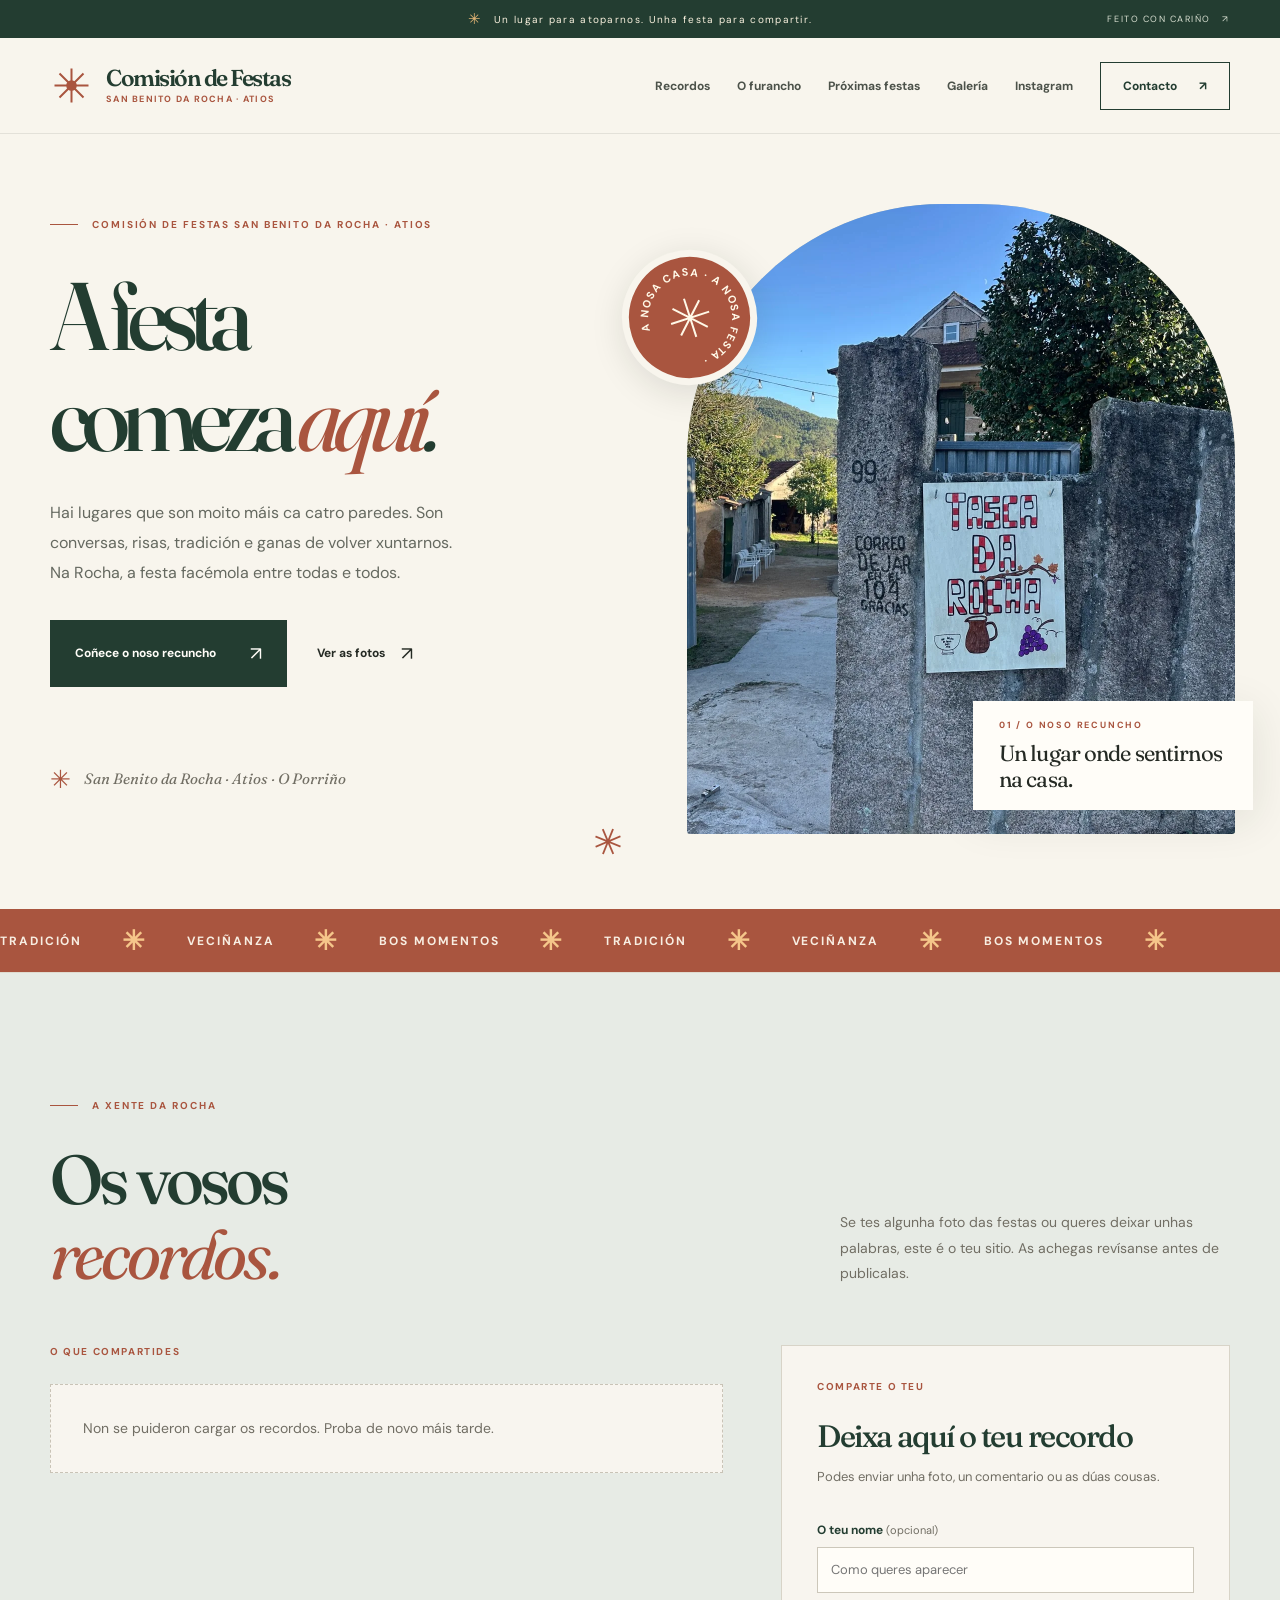
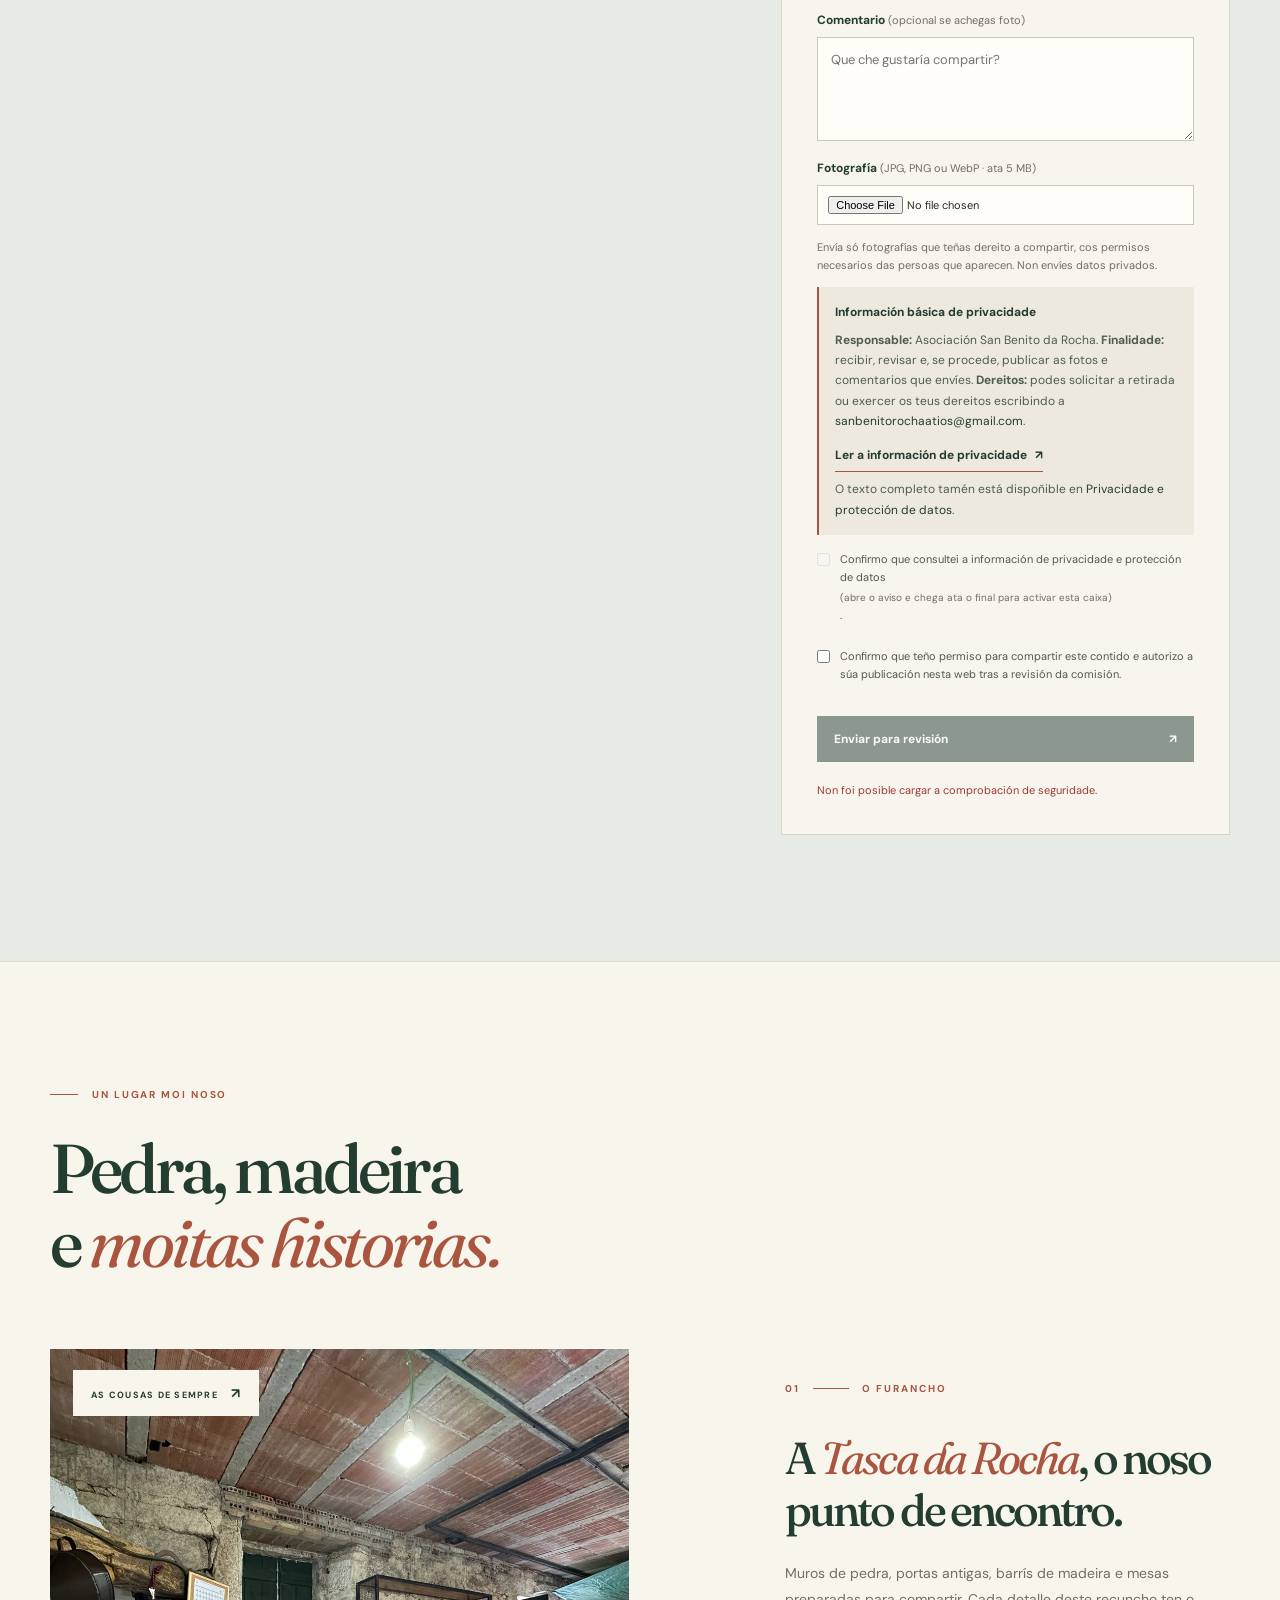
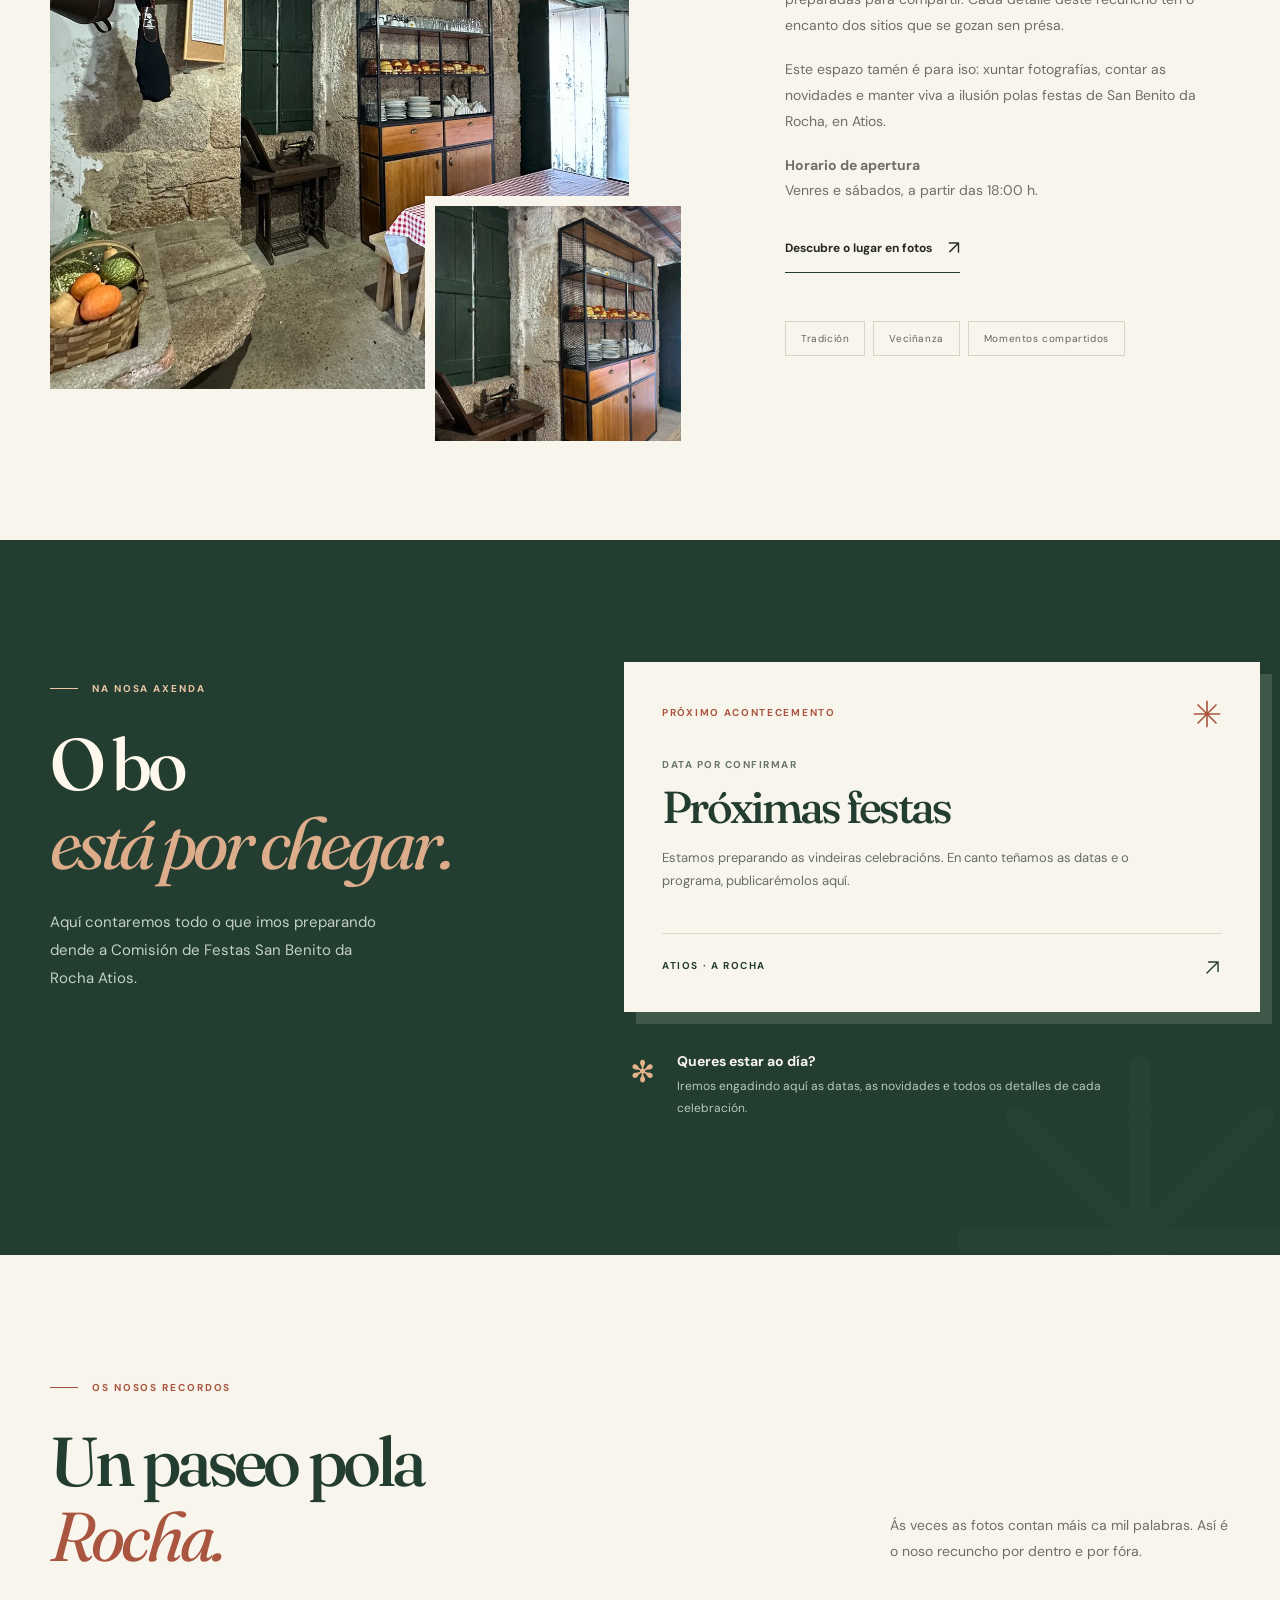
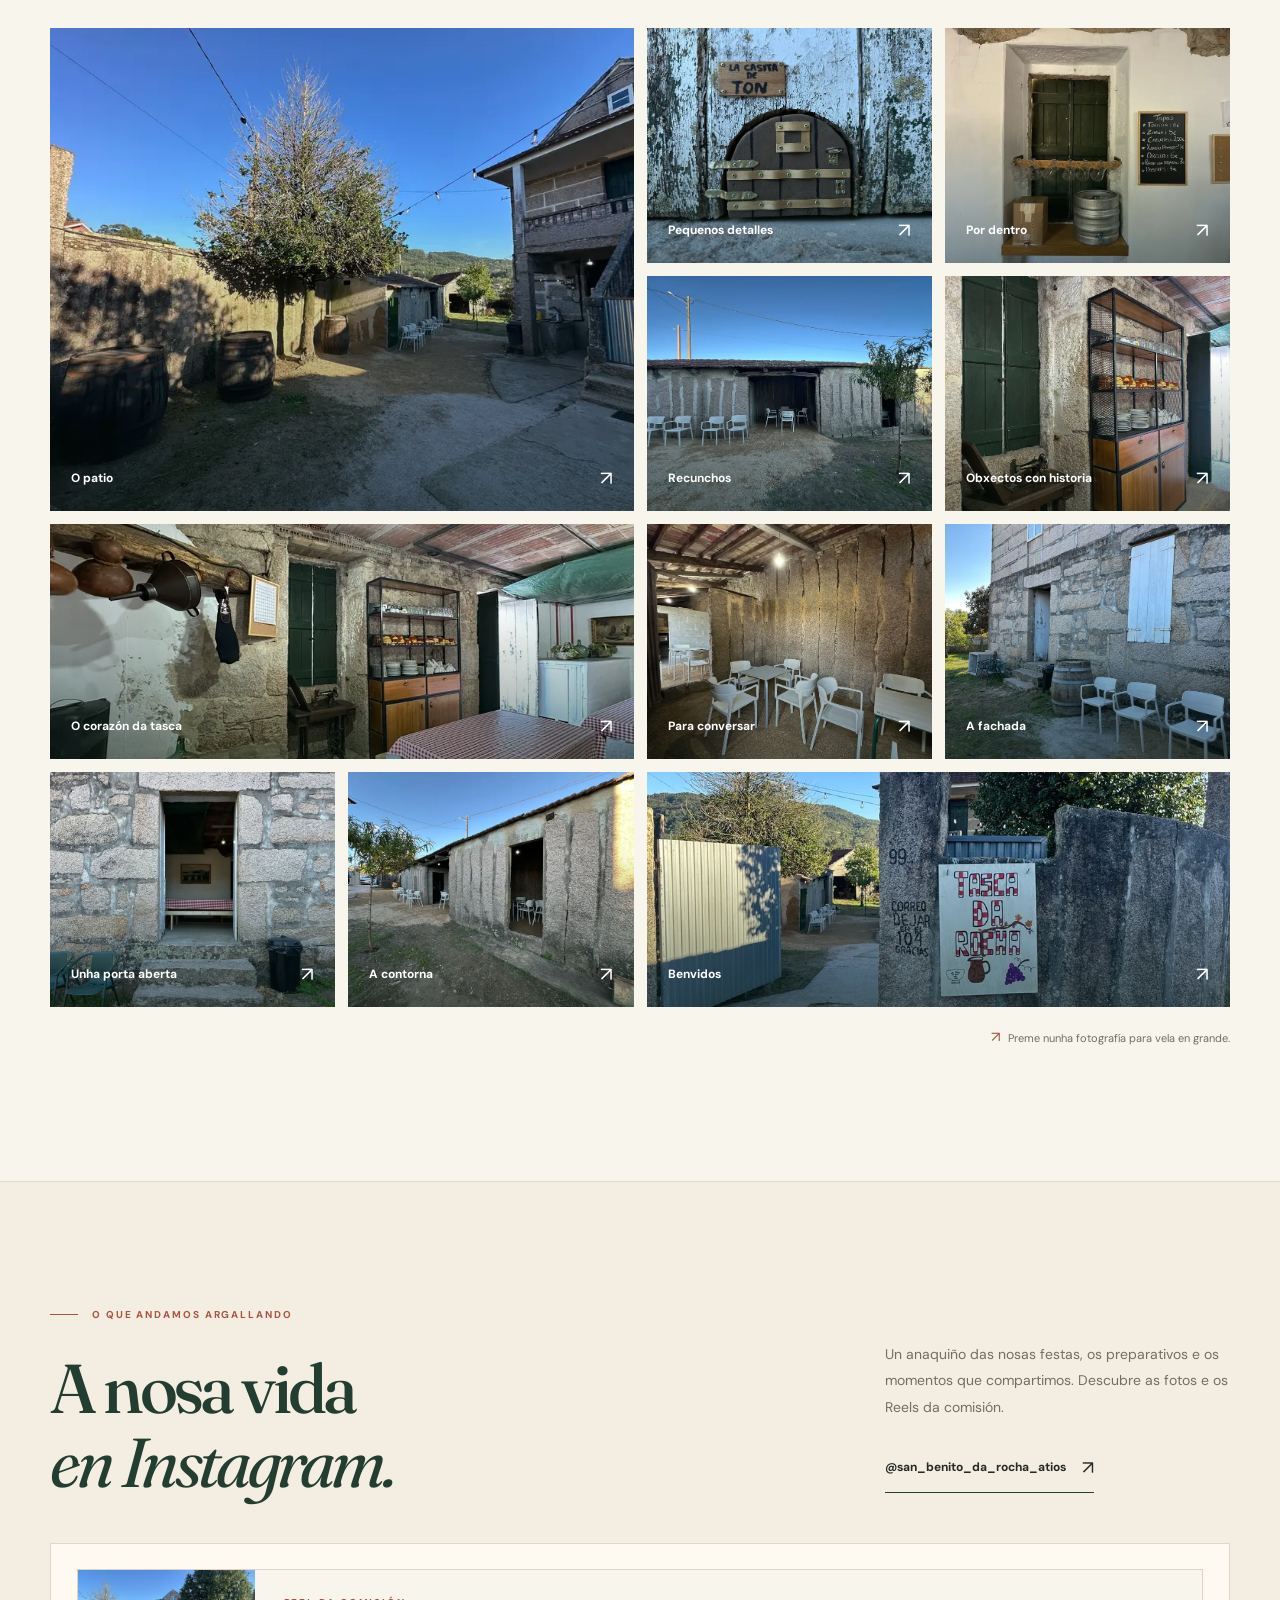
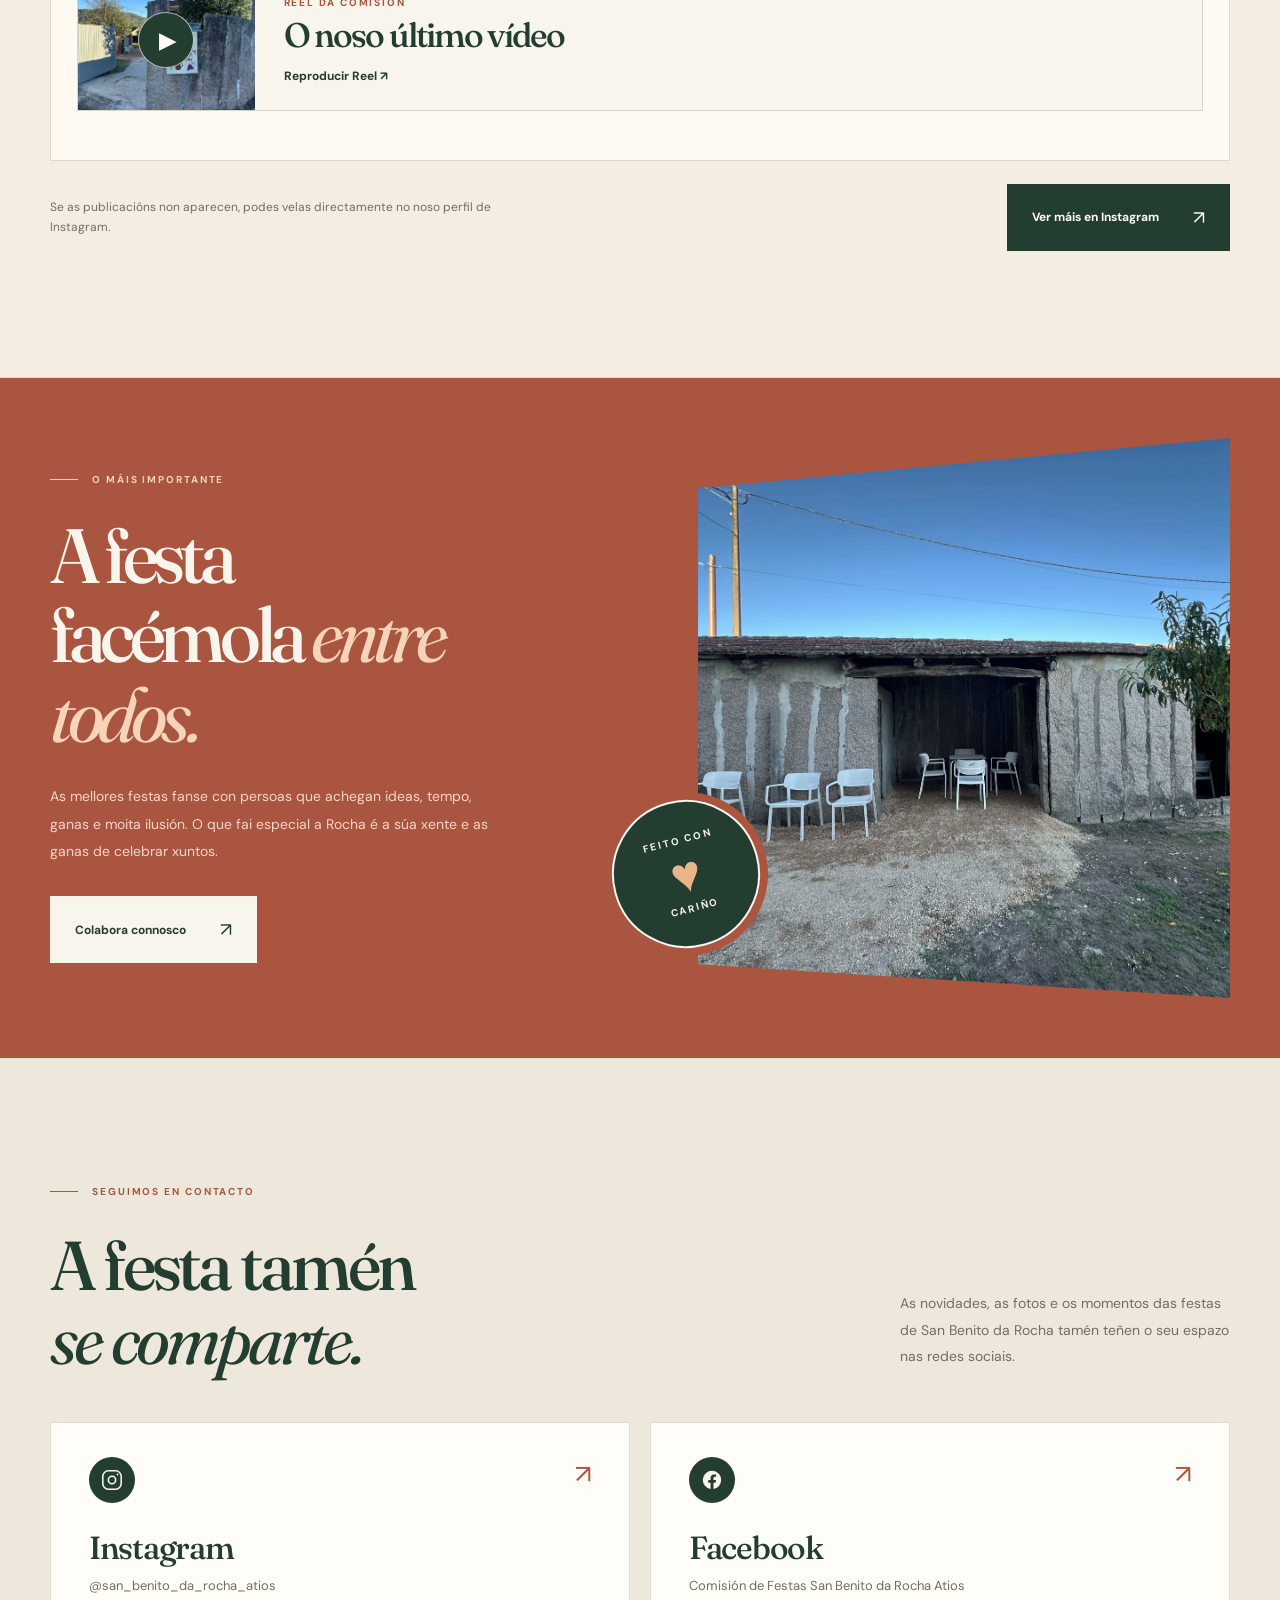
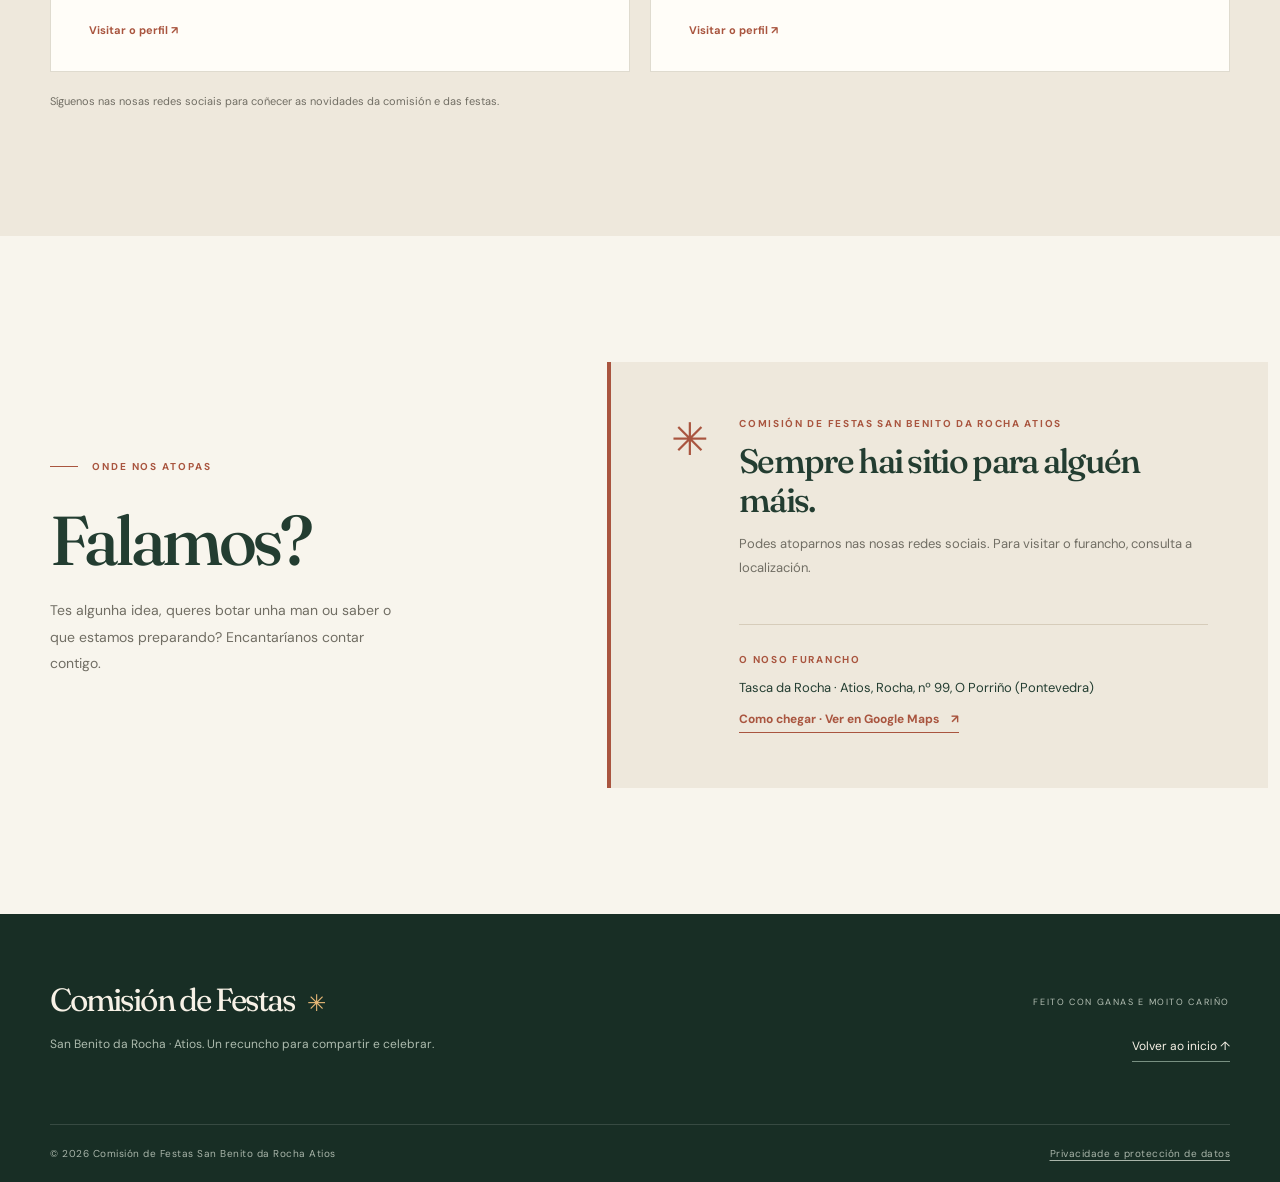
<file: index.html>
<!DOCTYPE html>
<html lang="gl">
<head>
  <meta charset="UTF-8" />
  <meta name="viewport" content="width=device-width, initial-scale=1.0" />
  <meta name="theme-color" content="#233b30" />
  <meta name="description" content="Web da Comisión de Festas San Benito da Rocha Atios. Coñece a Tasca da Rocha, o noso furancho na Rocha nº 99, e todas as novidades das festas." />
  <title>Comisión de Festas San Benito da Rocha Atios · Tasca da Rocha</title>
  <link rel="icon" href="assets/favicon.svg" type="image/svg+xml" />
  <link rel="preconnect" href="https://fonts.googleapis.com" />
  <link rel="preconnect" href="https://fonts.gstatic.com" crossorigin />
  <link href="https://fonts.googleapis.com/css2?family=DM+Sans:wght@400;500;600;700&family=Fraunces:ital,opsz,wght,SOFT,WONK@0,9..144,400,0,0;0,9..144,500,0,0;0,9..144,600,0,0;1,9..144,400,0,0;1,9..144,500,0,0&display=swap" rel="stylesheet" />
  <link rel="preload" href="assets/img_8034.webp" as="image" />
  <link rel="stylesheet" href="styles.css" />
  <link rel="stylesheet" href="recordos.css" />
  <script defer src="config.js"></script>
  <script defer src="script.js"></script>
  <script defer src="recordos-config.js"></script>
  <script defer src="recordos.js"></script>
  <style>

/* Reel discreto, integrado co deseño orixinal */
.reel-preview{width:100%;display:flex;align-items:stretch;min-height:142px;margin:0 0 23px;padding:0;background:#f8f5ed;border:1px solid #ddd4c5;color:#233d31;text-align:left;overflow:hidden;transition:border-color .2s,background .2s}
.reel-preview:hover{border-color:#a9553f;background:#fffdf8}
.reel-preview:focus-visible{outline:3px solid #a9553f;outline-offset:3px}
.reel-preview-photo{position:relative;flex:0 0 177px;overflow:hidden;max-width:40%}
.reel-preview-photo img{display:block;width:100%;height:100%;object-fit:cover}
.reel-preview-play{position:absolute;top:50%;left:50%;transform:translate(-50%,-50%);display:grid;place-items:center;width:56px;height:56px;background:#233d31;color:#fffdf8;border:1px solid #fffdf8a6;border-radius:50%;font-size:23px;padding-left:3px}
.reel-preview-copy{display:flex;flex-direction:column;justify-content:center;gap:7px;min-width:0;padding:23px 29px}
.reel-preview-kicker{color:#a9553f;font-size:10px;font-weight:700;letter-spacing:.18em;text-transform:uppercase}
.reel-preview-title{font-family:var(--display,Georgia,serif);font-size:clamp(22px,2.8vw,34px);font-weight:500;letter-spacing:-.055em;line-height:1.13}
.reel-preview-action{font-size:12px;font-weight:700;margin-top:6px}
.reel-dialog{width:min(470px,94vw);max-height:94vh;padding:20px;background:#f8f5ed;color:#233d31;border:1px solid #ddd4c5;box-shadow:0 25px 75px #0006}
.reel-dialog::backdrop{background:rgba(15,31,24,.88)}
.reel-dialog-top{display:flex;justify-content:space-between;align-items:center;gap:16px;margin-bottom:14px}
.reel-dialog-top strong{font-family:var(--display,Georgia,serif);font-size:22px;font-weight:500}
.reel-dialog-close{border:1px solid #d7d0c3;background:transparent;padding:8px 11px;color:#233d31;font-size:12px}
.reel-dialog iframe{display:block;width:100%;height:min(69vh,610px);background:#fff;border:0}
.reel-dialog-link{display:block;text-align:center;text-decoration:underline;text-underline-offset:4px;font-size:12px;margin-top:13px}
@media(max-width:500px){.reel-preview{min-height:117px}.reel-preview-photo{flex-basis:122px}.reel-preview-copy{padding:14px 16px;gap:5px}.reel-preview-play{width:44px;height:44px;font-size:18px}.reel-preview-title{font-size:22px}.reel-preview-action{font-size:11px}.reel-dialog{padding:13px}}

/* Símbolos decorativos: SVG estable en Safari/iPhone, sen emojis */
.event-sun svg, .updates-line-art svg, .event-card-footer > span:last-child svg {
  display: inline-block;
  width: 1em;
  height: 1em;
  vertical-align: middle;
}
.updates-line-art svg { display: block; }
@media (max-width: 700px) {
  .updates-line-art { display: none; }
}
  </style>
</head>
<body>
  <a class="skip-link" href="#contenido">Ir ao contido</a>
  <div class="topline" aria-label="Mensaxe de benvida">
    <span class="topline-spark" aria-hidden="true">&#x2733;&#xFE0E;</span>
    <span>Un lugar para atoparnos. Unha festa para compartir.</span>
    <span class="topline-right">FEITO CON CARIÑO <span aria-hidden="true">&#x2197;&#xFE0E;</span></span>
  </div>

  <header class="site-header" id="inicio">
    <nav class="nav container" aria-label="Navegación principal">
      <a class="logo" href="#inicio" aria-label="Comisión de Festas San Benito da Rocha Atios, ir ao inicio">
        <span class="logo-icon" aria-hidden="true">
          <svg width="43" height="43" viewBox="0 0 43 43" fill="none" xmlns="http://www.w3.org/2000/svg"><path d="M21.5 4.5v34M4.5 21.5h34M9.5 9.5l24 24m0-24-24 24" stroke="currentColor" stroke-width="2"/><circle cx="21.5" cy="21.5" r="5.3" fill="currentColor"/></svg>
        </span>
        <span class="logo-copy"><strong data-edit="nombreComision">Comisión de Festas</strong><small data-edit="nombreLugar">San Benito da Rocha · Atios</small></span>
      </a>
      <button class="menu-toggle" type="button" aria-label="Abrir o menú" aria-expanded="false" aria-controls="main-menu"><span></span><span></span></button>
      <div class="nav-links" id="main-menu">
        <a href="#recordos">Recordos</a>
        <a href="#la-tasca">O furancho</a>
        <a href="#novedades">Próximas festas</a>
        <a href="#galeria">Galería</a>
        <a href="#instagram-actualidade">Instagram</a>
        <a class="nav-button" href="#contacto">Contacto <span aria-hidden="true">&#x2197;&#xFE0E;</span></a>
      </div>
    </nav>
  </header>

  <main id="contenido">
    <section class="hero container" aria-labelledby="hero-title">
      <div class="hero-copy">
        <p class="eyebrow"><span class="eyebrow-line"></span> COMISIÓN DE FESTAS SAN BENITO DA ROCHA · ATIOS</p>
        <h1 id="hero-title">A festa<br>comeza <em>aquí<span class="hero-dot">.</span></em></h1>
        <p class="hero-lead">Hai lugares que son moito máis ca catro paredes. Son conversas, risas, tradición e ganas de volver xuntarnos. Na Rocha, a festa facémola entre todas e todos.</p>
        <div class="hero-actions">
          <a class="button button-dark" href="#la-tasca">Coñece o noso recuncho <span aria-hidden="true">&#x2197;&#xFE0E;</span></a>
          <a class="text-link" href="#galeria">Ver as fotos <span aria-hidden="true">&#x2197;&#xFE0E;</span></a>
        </div>
        <div class="hero-footnote"><span class="tiny-flower" aria-hidden="true">&#x2733;&#xFE0E;</span><span>San Benito da Rocha · Atios · O Porriño</span></div>
      </div>
      <div class="hero-visual">
        <div class="hero-photo-wrap"><img class="hero-photo" src="assets/img_8034.webp" alt="Entrada á Tasca da Rocha co seu cartel pintado a man no muro de pedra" width="1680" height="1260" fetchpriority="high" /></div>
        <div class="hero-circle" aria-hidden="true"><svg viewBox="0 0 120 120"><defs><path id="around" d="M60,60 m-42,0 a42,42 0 1,1 84,0 a42,42 0 1,1 -84,0"/></defs><text><textPath href="#around">A NOSA CASA · A NOSA FESTA · </textPath></text><path d="M60 40v40M40 60h40M46 46l28 28m0-28L46 74" stroke="currentColor" stroke-width="2" /></svg></div>
        <div class="hero-caption"><span class="caption-index">01 / O NOSO RECUNCHO</span><span>Un lugar onde sentirnos na casa.</span></div>
      </div>
      <span class="hero-edge-spark" aria-hidden="true">&#x2733;&#xFE0E;</span>
    </section>

    <div class="ribbon" aria-hidden="true"><div class="ribbon-track"><span>TRADICIÓN</span><i>&#x2733;&#xFE0E;</i><span>VECIÑANZA</span><i>&#x2733;&#xFE0E;</i><span>BOS MOMENTOS</span><i>&#x2733;&#xFE0E;</i><span>TRADICIÓN</span><i>&#x2733;&#xFE0E;</i><span>VECIÑANZA</span><i>&#x2733;&#xFE0E;</i><span>BOS MOMENTOS</span><i>&#x2733;&#xFE0E;</i></div></div>


    <!-- Espazo de recordos da veciñanza; público só despois de revisión -->
    <section class="recordos-section section" id="recordos" aria-labelledby="recordos-title">
      <div class="container">
        <div class="recordos-heading">
          <div>
            <p class="eyebrow"><span class="eyebrow-line"></span> A XENTE DA ROCHA</p>
            <h2 id="recordos-title">Os vosos<br><em>recordos.</em></h2>
          </div>
          <p>Se tes algunha foto das festas ou queres deixar unhas palabras, este é o teu sitio. As achegas revísanse antes de publicalas.</p>
        </div>
        <div class="recordos-layout">
          <div class="recordos-wall" aria-live="polite">
            <p class="recordos-section-label">O QUE COMPARTIDES</p>
            <div class="recordos-grid" id="recordos-grid"></div>
            <p class="recordos-status" id="recordos-list-status">Aínda non hai recordos publicados.</p>
          </div>
          <div class="recordos-form-wrap">
            <p class="recordos-section-label">COMPARTE O TEU</p>
            <h3>Deixa aquí o teu recordo</h3>
            <p>Podes enviar unha foto, un comentario ou as dúas cousas.</p>
            <form id="recordos-form" enctype="multipart/form-data" novalidate>
              <label for="recordos-nome">O teu nome <span>(opcional)</span></label>
              <input id="recordos-nome" name="nome" type="text" autocomplete="name" maxlength="55" placeholder="Como queres aparecer" />
              <label for="recordos-comentario">Comentario <span>(opcional se achegas foto)</span></label>
              <textarea id="recordos-comentario" name="comentario" rows="4" maxlength="400" placeholder="Que che gustaría compartir?"></textarea>
              <label for="recordos-foto">Fotografía <span>(JPG, PNG ou WebP · ata 5 MB)</span></label>
              <input id="recordos-foto" name="foto" type="file" accept="image/jpeg,image/png,image/webp" />
              <p class="recordos-privacy">Envía só fotografías que teñas dereito a compartir, cos permisos necesarios das persoas que aparecen. Non envíes datos privados.</p>
              <div class="recordos-privacy-info" aria-label="Información básica de privacidade">
                <strong>Información básica de privacidade</strong>
                <p><strong>Responsable:</strong> Asociación San Benito da Rocha. <strong>Finalidade:</strong> recibir, revisar e, se procede, publicar as fotos e comentarios que envíes. <strong>Dereitos:</strong> podes solicitar a retirada ou exercer os teus dereitos escribindo a <a href="mailto:sanbenitorochaatios@gmail.com">sanbenitorochaatios@gmail.com</a>.</p>
                <button type="button" class="recordos-privacy-open" id="recordos-privacy-open">Ler a información de privacidade <span aria-hidden="true">↗︎</span></button>
                <p>O texto completo tamén está dispoñible en <a href="privacidade.html" target="_blank" rel="noopener noreferrer">Privacidade e protección de datos</a>.</p>
              </div>
              <label class="recordos-consent recordos-consent-privacy">
                <input id="recordos-privacidade-confirm" name="privacidade_confirmada" type="checkbox" required disabled />
                <span>Confirmo que consultei a información de privacidade e protección de datos <span class="recordos-privacy-hint">(abre o aviso e chega ata o final para activar esta caixa)</span>.</span>
              </label>
              <label class="recordos-consent"><input id="recordos-consentimento" name="consentimento" type="checkbox" required /><span>Confirmo que teño permiso para compartir este contido e autorizo a súa publicación nesta web tras a revisión da comisión.</span></label>
              <div id="recordos-turnstile"></div>
              <button type="submit" class="recordos-submit" id="recordos-enviar" disabled>Enviar para revisión <span aria-hidden="true">&#x2197;&#xFE0E;</span></button>
              <p class="recordos-feedback" id="recordos-feedback" role="status" aria-live="polite">A recepción de recordos activarase cando a comisión conecte o formulario.</p>
            </form>
          </div>
        </div>
      </div>
    </section>

    <section class="story section container" id="la-tasca" aria-labelledby="story-title">
      <div class="section-heading story-heading reveal">
        <p class="eyebrow"><span class="eyebrow-line"></span> UN LUGAR MOI NOSO</p>
        <h2 id="story-title">Pedra, madeira<br>e <em>moitas historias.</em></h2>
      </div>
      <div class="story-layout">
        <div class="story-images reveal">
          <img class="story-image-primary" src="assets/img_8018.webp" alt="Interior do furancho con paredes de pedra, mesas e manteis de cadros vermellos" width="1680" height="1260" loading="lazy" />
          <div class="story-image-secondary"><img src="assets/img_8020-sm.webp" alt="Máquina de coser antiga e louza sobre un moble rústico" width="820" height="615" loading="lazy" /></div>
          <span class="story-picture-label">AS COUSAS DE SEMPRE <span aria-hidden="true">&#x2197;&#xFE0E;</span></span>
        </div>
        <div class="story-text reveal">
          <div class="story-number">01 <span></span> O FURANCHO</div>
          <h3>A <em>Tasca da Rocha</em>, o noso punto de encontro.</h3>
          <p>Muros de pedra, portas antigas, barrís de madeira e mesas preparadas para compartir. Cada detalle deste recuncho ten o encanto dos sitios que se gozan sen présa.</p>
          <p>Este espazo tamén é para iso: xuntar fotografías, contar as novidades e manter viva a ilusión polas festas de San Benito da Rocha, en Atios.</p>
          <p><strong>Horario de apertura</strong><br>Venres e sábados, a partir das 18:00 h.</p>
          <a class="text-link text-link-line" href="#galeria">Descubre o lugar en fotos <span aria-hidden="true">&#x2197;&#xFE0E;</span></a>
          <div class="story-tags"><span>Tradición</span><span>Veciñanza</span><span>Momentos compartidos</span></div>
        </div>
      </div>
    </section>

    <section class="updates" id="novedades" aria-labelledby="updates-title">
      <div class="container updates-inner">
        <div class="updates-heading reveal"><p class="eyebrow eyebrow-light"><span class="eyebrow-line"></span> NA NOSA AXENDA</p><h2 id="updates-title">O bo<br><em>está por chegar.</em></h2><p>Aquí contaremos todo o que imos preparando dende a Comisión de Festas San Benito da Rocha Atios.</p></div>
        <div class="updates-content reveal">
          <div class="event-card">
            <div class="event-card-top"><span class="event-label">PRÓXIMO ACONTECEMENTO</span><span class="event-sun" aria-hidden="true"><svg viewBox="0 0 100 100" width="1em" height="1em" fill="none" xmlns="http://www.w3.org/2000/svg" focusable="false" aria-hidden="true"><path d="M50 8V92M8 50H92M20 20L80 80M80 20L20 80" stroke="currentColor" stroke-width="5.5" stroke-linecap="round" /></svg></span></div>
            <span class="event-date" id="event-date">DATA POR CONFIRMAR</span>
            <h3 id="event-name">Próximas festas</h3>
            <p id="event-description">Estamos preparando as vindeiras celebracións. En canto teñamos as datas e o programa, publicarémolos aquí.</p>
            <div class="event-card-footer"><span id="event-place">ATIOS · A ROCHA</span><span aria-hidden="true"><svg viewBox="0 0 24 24" width="1em" height="1em" fill="none" xmlns="http://www.w3.org/2000/svg" focusable="false" aria-hidden="true"><path d="M5 19L19 5M7 5H19V17" stroke="currentColor" stroke-width="1.8" stroke-linecap="round" stroke-linejoin="round" /></svg></span></div>
          </div>
          <div class="updates-note"><span class="updates-note-icon" aria-hidden="true">&#x273B;&#xFE0E;</span><div><strong>Queres estar ao día?</strong><p>Iremos engadindo aquí as datas, as novidades e todos os detalles de cada celebración.</p></div></div>
        </div>
      </div>
      <div class="updates-line-art" aria-hidden="true"><svg viewBox="0 0 100 100" width="1em" height="1em" fill="none" xmlns="http://www.w3.org/2000/svg" focusable="false" aria-hidden="true"><path d="M50 8V92M8 50H92M20 20L80 80M80 20L20 80" stroke="currentColor" stroke-width="5.5" stroke-linecap="round" /></svg></div>
    </section>

    <section class="gallery-section section" id="galeria" aria-labelledby="gallery-title">
      <div class="container">
        <div class="gallery-heading reveal"><div><p class="eyebrow"><span class="eyebrow-line"></span> OS NOSOS RECORDOS</p><h2 id="gallery-title">Un paseo pola<br><em>Rocha.</em></h2></div><p>Ás veces as fotos contan máis ca mil palabras. Así é o noso recuncho por dentro e por fóra.</p></div>
        <div class="gallery-grid" id="gallery-grid">
          <button type="button" class="gallery-photo gallery-big reveal" data-full="assets/img_8024.webp" data-caption="O patio da tasca" aria-label="Ampliar foto: O patio da tasca"><img src="assets/img_8024-sm.webp" alt="Patio exterior de pedra, barrís e árbores baixo un ceo azul" loading="lazy" /><span>O patio <b>&#x2197;&#xFE0E;</b></span></button>
          <button type="button" class="gallery-photo reveal" data-full="assets/img_8016.webp" data-caption="A casiña de Ton" aria-label="Ampliar foto: A casiña de Ton"><img src="assets/img_8016-sm.webp" alt="Portiña de madeira cun cartel que di La Casita de Ton" loading="lazy" /><span>Pequenos detalles <b>&#x2197;&#xFE0E;</b></span></button>
          <button type="button" class="gallery-photo reveal" data-full="assets/img_8022.webp" data-caption="Detalles do interior" aria-label="Ampliar foto: Detalles do interior"><img src="assets/img_8022-sm.webp" alt="Ventá verde, xerras colgadas e encerado das tapas" loading="lazy" /><span>Por dentro <b>&#x2197;&#xFE0E;</b></span></button>
          <button type="button" class="gallery-photo reveal" data-full="assets/img_8014.webp" data-caption="Recunchos para xuntarse" aria-label="Ampliar foto: Recunchos para xuntarse"><img src="assets/img_8014-sm.webp" alt="Alpendre de pedra con mesas e cadeiras brancas" loading="lazy" /><span>Recunchos <b>&#x2197;&#xFE0E;</b></span></button>
          <button type="button" class="gallery-photo reveal" data-full="assets/img_8020.webp" data-caption="Obxectos con historia" aria-label="Ampliar foto: Obxectos con historia"><img src="assets/img_8020-sm.webp" alt="Moble de madeira e ferro con pratos e unha antiga máquina de coser" loading="lazy" /><span>Obxectos con historia <b>&#x2197;&#xFE0E;</b></span></button>
          <button type="button" class="gallery-photo gallery-wide reveal" data-full="assets/img_8018.webp" data-caption="O corazón da tasca" aria-label="Ampliar foto: O corazón da tasca"><img src="assets/img_8018-sm.webp" alt="Mesas con manteis de cadros nunha sala de pedra" loading="lazy" /><span>O corazón da tasca <b>&#x2197;&#xFE0E;</b></span></button>
          <button type="button" class="gallery-photo reveal" data-full="assets/img_8027.webp" data-caption="Un espazo para conversar" aria-label="Ampliar foto: Un espazo para conversar"><img src="assets/img_8027-sm.webp" alt="Mesas e cadeiras brancas baixo un alpendre de pedra" loading="lazy" /><span>Para conversar <b>&#x2197;&#xFE0E;</b></span></button>
          <button type="button" class="gallery-photo reveal" data-full="assets/img_8010.webp" data-caption="A fachada" aria-label="Ampliar foto: A fachada"><img src="assets/img_8010-sm.webp" alt="Parede de pedra con portas claras, cadeiras e un barril" loading="lazy" /><span>A fachada <b>&#x2197;&#xFE0E;</b></span></button>
          <button type="button" class="gallery-photo reveal" data-full="assets/img_8011.webp" data-caption="Unha porta aberta" aria-label="Ampliar foto: Unha porta aberta"><img src="assets/img_8011-sm.webp" alt="Entrada aberta nunha fachada de pedra con chanzos" loading="lazy" /><span>Unha porta aberta <b>&#x2197;&#xFE0E;</b></span></button>
          <button type="button" class="gallery-photo reveal" data-full="assets/img_8026.webp" data-caption="Os espazos da tasca" aria-label="Ampliar foto: Os espazos da tasca"><img src="assets/img_8026-sm.webp" alt="Construción tradicional de pedra con varias entradas" loading="lazy" /><span>A contorna <b>&#x2197;&#xFE0E;</b></span></button>
          <button type="button" class="gallery-photo gallery-wide reveal" data-full="assets/img_8034.webp" data-caption="Benvidos á Tasca da Rocha" aria-label="Ampliar foto: Benvidos á Tasca da Rocha"><img src="assets/img_8034-sm.webp" alt="Cartel pintado a man que dá a benvida á Tasca da Rocha" loading="lazy" /><span>Benvidos <b>&#x2197;&#xFE0E;</b></span></button>
        </div>
        <p class="gallery-hint"><span aria-hidden="true">&#x2197;&#xFE0E;</span> Preme nunha fotografía para vela en grande.</p>
      </div>
    </section>

    <!-- Revukit: widget de Instagram da comisión, sen configuración da API de Meta. -->
    <section class="ig-section section" id="instagram-actualidade" aria-labelledby="ig-title">
      <div class="container">
        <div class="ig-heading reveal">
          <div>
            <p class="eyebrow"><span class="eyebrow-line"></span> O QUE ANDAMOS ARGALLANDO</p>
            <h2 id="ig-title">A nosa vida<br><em>en Instagram.</em></h2>
          </div>
          <div class="ig-intro">
            <p>Un anaquiño das nosas festas, os preparativos e os momentos que compartimos. Descubre as fotos e os Reels da comisión.</p>
            <a class="text-link text-link-line" href="https://www.instagram.com/san_benito_da_rocha_atios/" target="_blank" rel="noopener noreferrer">@san_benito_da_rocha_atios <span aria-hidden="true">&#x2197;&#xFE0E;</span></a>
          </div>
        </div>
        <div class="ig-widget-shell reveal" aria-label="Publicacións de Instagram da Comisión de Festas San Benito da Rocha Atios">
          
          <!-- Reel destacado: o vídeo carga só cando se abre a xanela -->
          <button class="reel-preview" type="button" id="reel-preview" aria-haspopup="dialog" aria-controls="reel-dialog">
            <span class="reel-preview-photo">
              <img src="assets/img_8034-sm.webp" alt="Entrada á Tasca da Rocha" loading="lazy" />
              <span class="reel-preview-play" aria-hidden="true">&#x25B6;&#xFE0E;</span>
            </span>
            <span class="reel-preview-copy">
              <span class="reel-preview-kicker">REEL DA COMISIÓN</span>
              <span class="reel-preview-title">O noso último vídeo</span>
              <span class="reel-preview-action">Reproducir Reel &#x2197;&#xFE0E;</span>
            </span>
          </button>
          <dialog class="reel-dialog" id="reel-dialog" aria-label="Reel da Comisión de Festas">
            <div class="reel-dialog-top"><strong>O noso Reel</strong><button class="reel-dialog-close" type="button" id="reel-close">Pechar ✕</button></div>
            <iframe id="reel-frame" title="Reel de Instagram da Comisión de Festas" allow="autoplay; encrypted-media; picture-in-picture; fullscreen" referrerpolicy="strict-origin-when-cross-origin"></iframe>
            <a class="reel-dialog-link" href="https://www.instagram.com/reel/Dey1Gb-I_So/" target="_blank" rel="noopener noreferrer">Ver o vídeo directamente en Instagram &#x2197;&#xFE0E;</a>
          </dialog>
          <script>
            (() => {
              const dialog = document.getElementById('reel-dialog');
              const frame = document.getElementById('reel-frame');
              const open = document.getElementById('reel-preview');
              const close = document.getElementById('reel-close');
              open.addEventListener('click', () => {
                frame.src = 'https://www.instagram.com/reel/Dey1Gb-I_So/embed/';
                dialog.showModal();
              });
              close.addEventListener('click', () => dialog.close());
              dialog.addEventListener('click', (event) => { if (event.target === dialog) dialog.close(); });
              dialog.addEventListener('close', () => frame.removeAttribute('src'));
            })();
          </script>
          <div data-revukit-instagram="igw_XMOTIfEHzBT5eSQPt7cWne_3tCoojCUG"></div>
          <script async src="https://www.revukit.com/widgets/instagram/v1/embed.js"></script>
          <noscript><p>Activa JavaScript para ver as publicacións aquí.</p></noscript>
        </div>
        <div class="ig-follow">
          <p>Se as publicacións non aparecen, podes velas directamente no noso perfil de Instagram.</p>
          <a class="button button-dark" href="https://www.instagram.com/san_benito_da_rocha_atios/" target="_blank" rel="noopener noreferrer">Ver máis en Instagram <span aria-hidden="true">&#x2197;&#xFE0E;</span></a>
        </div>
      </div>
    </section>

    <section class="community" aria-labelledby="community-title"><div class="container community-inner"><div class="community-copy reveal"><p class="eyebrow eyebrow-light"><span class="eyebrow-line"></span> O MÁIS IMPORTANTE</p><h2 id="community-title">A festa<br>facémola <em>entre todos.</em></h2><p>As mellores festas fanse con persoas que achegan ideas, tempo, ganas e moita ilusión. O que fai especial a Rocha é a súa xente e as ganas de celebrar xuntos.</p><a class="button button-cream" href="#contacto">Colabora connosco <span aria-hidden="true">&#x2197;&#xFE0E;</span></a></div><div class="community-art reveal"><div class="community-picture"><img src="assets/img_8014.webp" alt="Zona de encontro ao aire libre con cadeiras brancas" loading="lazy" /></div><div class="community-sticker"><span>FEITO CON</span><strong>&#x2665;&#xFE0E;</strong><span>CARIÑO</span></div></div></div></section>


    <section class="social-section section" id="redes" aria-labelledby="social-title">
      <div class="container social-inner">
        <div class="social-header reveal">
          <div><p class="eyebrow"><span class="eyebrow-line"></span> SEGUIMOS EN CONTACTO</p><h2 id="social-title">A festa tamén<br><em>se comparte.</em></h2></div>
          <p>As novidades, as fotos e os momentos das festas de San Benito da Rocha tamén teñen o seu espazo nas redes sociais.</p>
        </div>
        <div class="social-grid reveal">
          <a id="instagram-link" class="social-card" href="https://www.instagram.com/san_benito_da_rocha_atios/" target="_blank" rel="noopener noreferrer" aria-label="Visitar o Instagram da Comisión de Festas San Benito da Rocha Atios">
            <span class="social-card-top"><span class="social-icon" aria-hidden="true"><svg viewBox="0 0 24 24" fill="none" stroke="currentColor" stroke-width="1.7" stroke-linecap="round" stroke-linejoin="round"><rect x="2" y="2" width="20" height="20" rx="6"/><circle cx="12" cy="12" r="4"/><circle cx="18" cy="6" r="1" fill="currentColor" stroke="none"/></svg></span><span class="social-arrow" aria-hidden="true">&#x2197;&#xFE0E;</span></span>
            <strong>Instagram</strong><span id="instagram-description">@san_benito_da_rocha_atios</span>
            <small id="instagram-cta">Visitar o perfil &#x2197;&#xFE0E;</small>
          </a>
          <a id="facebook-link" class="social-card" href="https://www.facebook.com/profile.php?id=61595234168492&amp;locale=es_ES" target="_blank" rel="noopener noreferrer" aria-label="Visitar o Facebook da Comisión de Festas San Benito da Rocha Atios">
            <span class="social-card-top"><span class="social-icon" aria-hidden="true"><svg viewBox="0 0 24 24" fill="currentColor"><path d="M22 12a10 10 0 1 0-11.56 9.87v-7H7.9V12h2.54V9.8c0-2.5 1.5-3.88 3.77-3.88 1.1 0 2.26.2 2.26.2v2.47H15.2c-1.25 0-1.64.77-1.64 1.56V12h2.8l-.45 2.87h-2.35v7A10 10 0 0 0 22 12Z"/></svg></span><span class="social-arrow" aria-hidden="true">&#x2197;&#xFE0E;</span></span>
            <strong>Facebook</strong><span id="facebook-description">Comisión de Festas San Benito da Rocha Atios</span>
            <small id="facebook-cta">Visitar o perfil &#x2197;&#xFE0E;</small>
          </a>
        </div>
        <p class="social-disclaimer" id="social-disclaimer">Síguenos nas nosas redes sociais para coñecer as novidades da comisión e das festas.</p>
      </div>
    </section>

    <section class="contact section container" id="contacto" aria-labelledby="contact-title"><div class="contact-heading reveal"><p class="eyebrow"><span class="eyebrow-line"></span> ONDE NOS ATOPAS</p><h2 id="contact-title">Falamos?</h2><p>Tes algunha idea, queres botar unha man ou saber o que estamos preparando? Encantaríanos contar contigo.</p></div><div class="contact-panel reveal"><div class="contact-panel-icon" aria-hidden="true">&#x2733;&#xFE0E;</div><div class="contact-panel-main"><p class="contact-panel-kicker">COMISIÓN DE FESTAS SAN BENITO DA ROCHA ATIOS</p><h3>Sempre hai sitio para alguén máis.</h3><p id="contact-info">Podes atoparnos nas nosas redes sociais. Para visitar o furancho, consulta a localización.</p><div class="contact-links" id="contact-links" aria-label="Vías de contacto"></div><div class="location-block"><span class="location-kicker">O NOSO FURANCHO</span><address id="place-address">Tasca da Rocha · Atios, Rocha, nº 99<br>O Porriño (Pontevedra)</address><a id="maps-link" href="https://maps.app.goo.gl/mdEH8TKD1qxGoYyn6" target="_blank" rel="noopener noreferrer">Como chegar · Ver en Google Maps <span aria-hidden="true">&#x2197;&#xFE0E;</span></a></div></div></div></section>
  </main>

  <footer class="footer"><div class="container footer-main"><div><a class="footer-brand" href="#inicio">Comisión de Festas<span aria-hidden="true">&#x2733;&#xFE0E;</span></a><p>San Benito da Rocha · Atios. Un recuncho para compartir e celebrar.</p></div><div class="footer-side"><p>FEITO CON GANAS E MOITO CARIÑO</p><a href="#inicio">Volver ao inicio &#x2191;&#xFE0E;</a></div></div><div class="container footer-bottom"><span>© <span id="year">2026</span> Comisión de Festas San Benito da Rocha Atios</span><span><a href="privacidade.html" style="color:inherit;text-decoration:underline;text-underline-offset:3px">Privacidade e protección de datos</a></span></div></footer>


  <!-- Aviso completo de privacidade: cárgase dende privacidade.html, sen duplicar textos -->
  <dialog class="recordos-privacy-dialog" id="recordos-privacy-dialog" aria-labelledby="recordos-privacy-title">
    <div class="recordos-privacy-dialog-head">
      <div>
        <p class="recordos-dialog-eyebrow">INFORMACIÓN IMPORTANTE</p>
        <h2 id="recordos-privacy-title">Privacidade e protección de datos</h2>
      </div>
      <button type="button" class="recordos-privacy-close" id="recordos-privacy-close" aria-label="Pechar información de privacidade">×</button>
    </div>
    <div class="recordos-privacy-scroll" id="recordos-privacy-scroll" tabindex="0" role="region" aria-label="Texto completo de privacidade">
      <p>Cargando a información de privacidade…</p>
    </div>
    <div class="recordos-privacy-dialog-foot">
      <p id="recordos-privacy-progress" role="status" aria-live="polite">Le o aviso e desprázate ata o final.</p>
      <button type="button" class="recordos-privacy-done" id="recordos-privacy-done" disabled>Xa consultei a información</button>
    </div>
  </dialog>

  <div class="lightbox" id="lightbox" role="dialog" aria-modal="true" aria-label="Visor de fotografías" aria-hidden="true">
    <button type="button" class="lightbox-close" id="lightbox-close" aria-label="Pechar a fotografía">✕</button>
    <button type="button" class="lightbox-arrow lightbox-prev" id="lightbox-prev" aria-label="Foto anterior">←</button>
    <figure class="lightbox-content"><img id="lightbox-image" alt="" /><figcaption id="lightbox-caption"></figcaption></figure>
    <button type="button" class="lightbox-arrow lightbox-next" id="lightbox-next" aria-label="Foto seguinte">→</button>
    <span class="lightbox-count" id="lightbox-count"></span>
  </div>
</body>
</html>
</file>
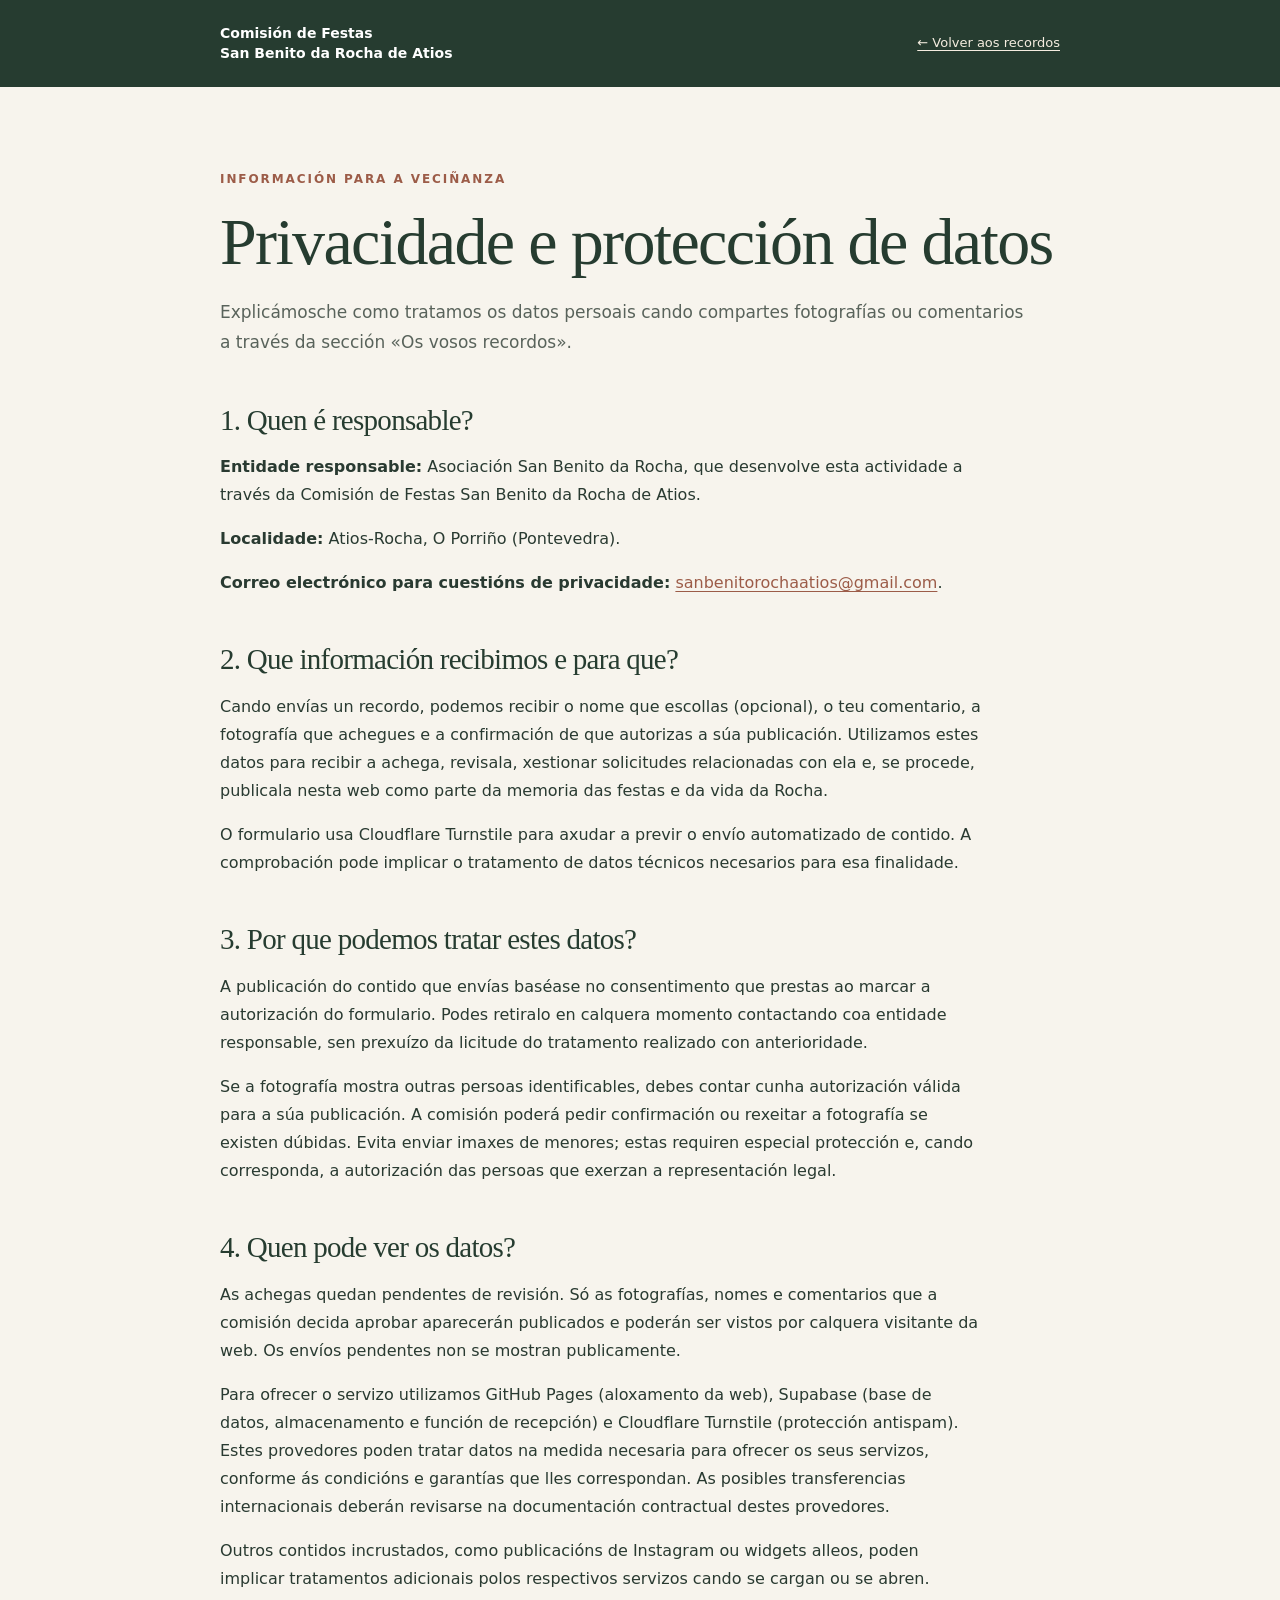
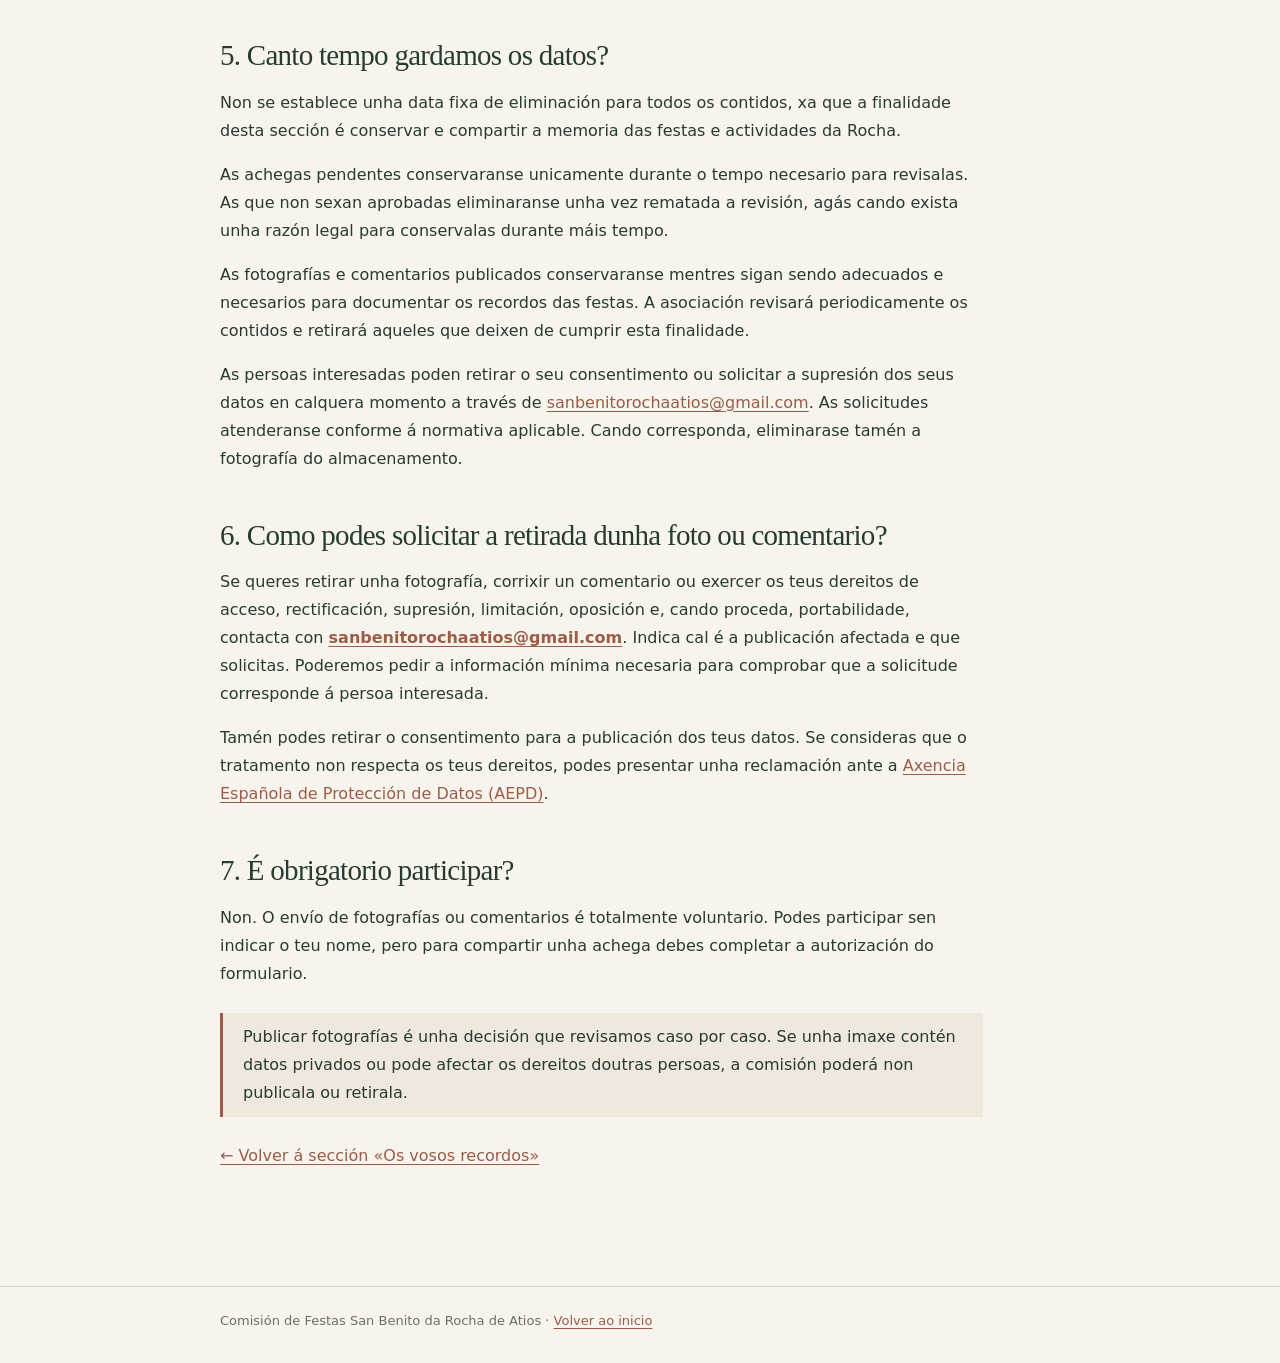
<file: privacidade.html>
<!doctype html>
<html lang="gl">
<head>
  <meta charset="utf-8">
  <meta name="viewport" content="width=device-width, initial-scale=1">
  <meta name="description" content="Información de privacidade e tratamento das fotografías e comentarios da Comisión de Festas San Benito da Rocha de Atios.">
  <title>Privacidade · Comisión de Festas San Benito da Rocha de Atios</title>
  <link rel="icon" href="assets/favicon.svg" type="image/svg+xml">
  <style>
    :root{color-scheme:light;--forest:#263c30;--terra:#9c5c48;--cream:#f7f4ed;--ink:#293a31;--line:#dcd6ca}
    *{box-sizing:border-box}html{scroll-behavior:smooth}body{margin:0;background:var(--cream);color:var(--ink);font:16px/1.75 system-ui,-apple-system,"Segoe UI",sans-serif}
    .wrap{width:min(840px,calc(100% - 40px));margin:0 auto}header{background:var(--forest);color:#fff}header .wrap{display:flex;justify-content:space-between;gap:18px;align-items:center;padding:23px 0}
    header strong{font-size:14px;line-height:1.45}a{color:var(--terra);text-underline-offset:3px}header a{color:#f5ede0;font-size:13px}main{padding:70px 0 100px}
    .eyebrow{font-size:12px;letter-spacing:.16em;text-transform:uppercase;color:var(--terra);font-weight:700}h1,h2{font-family:Georgia,"Times New Roman",serif;color:var(--forest);font-weight:400;letter-spacing:-.025em}h1{font-size:clamp(40px,7vw,66px);line-height:1.13;margin:15px 0 19px}h2{font-size:29px;line-height:1.2;margin:45px 0 12px}
    p,li{max-width:75ch}ul{padding-left:24px}li{margin-bottom:8px}.lead{font-size:17px;color:#59635b}.pending{border:1px solid #d6b5a4;padding:18px 22px;background:#fffaf5;margin:30px 0}.pending strong{color:#8f4d34}
    .note{border-left:3px solid var(--terra);padding:10px 20px;margin:25px 0;background:#efe8dd}footer{border-top:1px solid var(--line);padding:23px 0 30px;font-size:13px;color:#687168}
    @media(max-width:520px){header .wrap{flex-direction:column;align-items:flex-start;gap:8px}main{padding:48px 0 70px}}
  </style>
</head>
<body>
  <header><div class="wrap"><strong>Comisión de Festas<br>San Benito da Rocha de Atios</strong><a href="./index.html#recordos">← Volver aos recordos</a></div></header>
  <main class="wrap">
    <p class="eyebrow">Información para a veciñanza</p>
    <h1>Privacidade e protección de datos</h1>
    <p class="lead">Explicámosche como tratamos os datos persoais cando compartes fotografías ou comentarios a través da sección «Os vosos recordos».</p>

    <h2>1. Quen é responsable?</h2>
    <p><strong>Entidade responsable:</strong> Asociación San Benito da Rocha, que desenvolve esta actividade a través da Comisión de Festas San Benito da Rocha de Atios.</p>
    <p><strong>Localidade:</strong> Atios-Rocha, O Porriño (Pontevedra).</p>
    <p><strong>Correo electrónico para cuestións de privacidade:</strong> <a href="mailto:sanbenitorochaatios@gmail.com">sanbenitorochaatios@gmail.com</a>.</p>

    <h2>2. Que información recibimos e para que?</h2>
    <p>Cando envías un recordo, podemos recibir o nome que escollas (opcional), o teu comentario, a fotografía que achegues e a confirmación de que autorizas a súa publicación. Utilizamos estes datos para recibir a achega, revisala, xestionar solicitudes relacionadas con ela e, se procede, publicala nesta web como parte da memoria das festas e da vida da Rocha.</p>
    <p>O formulario usa Cloudflare Turnstile para axudar a previr o envío automatizado de contido. A comprobación pode implicar o tratamento de datos técnicos necesarios para esa finalidade.</p>

    <h2>3. Por que podemos tratar estes datos?</h2>
    <p>A publicación do contido que envías baséase no consentimento que prestas ao marcar a autorización do formulario. Podes retiralo en calquera momento contactando coa entidade responsable, sen prexuízo da licitude do tratamento realizado con anterioridade.</p>
    <p>Se a fotografía mostra outras persoas identificables, debes contar cunha autorización válida para a súa publicación. A comisión poderá pedir confirmación ou rexeitar a fotografía se existen dúbidas. Evita enviar imaxes de menores; estas requiren especial protección e, cando corresponda, a autorización das persoas que exerzan a representación legal.</p>

    <h2>4. Quen pode ver os datos?</h2>
    <p>As achegas quedan pendentes de revisión. Só as fotografías, nomes e comentarios que a comisión decida aprobar aparecerán publicados e poderán ser vistos por calquera visitante da web. Os envíos pendentes non se mostran publicamente.</p>
    <p>Para ofrecer o servizo utilizamos GitHub Pages (aloxamento da web), Supabase (base de datos, almacenamento e función de recepción) e Cloudflare Turnstile (protección antispam). Estes provedores poden tratar datos na medida necesaria para ofrecer os seus servizos, conforme ás condicións e garantías que lles correspondan. As posibles transferencias internacionais deberán revisarse na documentación contractual destes provedores.</p>
    <p>Outros contidos incrustados, como publicacións de Instagram ou widgets alleos, poden implicar tratamentos adicionais polos respectivos servizos cando se cargan ou se abren.</p>

    <h2>5. Canto tempo gardamos os datos?</h2>
    <p>Non se establece unha data fixa de eliminación para todos os contidos, xa que a finalidade desta sección é conservar e compartir a memoria das festas e actividades da Rocha.</p>
    <p>As achegas pendentes conservaranse unicamente durante o tempo necesario para revisalas. As que non sexan aprobadas eliminaranse unha vez rematada a revisión, agás cando exista unha razón legal para conservalas durante máis tempo.</p>
    <p>As fotografías e comentarios publicados conservaranse mentres sigan sendo adecuados e necesarios para documentar os recordos das festas. A asociación revisará periodicamente os contidos e retirará aqueles que deixen de cumprir esta finalidade.</p>
    <p>As persoas interesadas poden retirar o seu consentimento ou solicitar a supresión dos seus datos en calquera momento a través de <a href="mailto:sanbenitorochaatios@gmail.com">sanbenitorochaatios@gmail.com</a>. As solicitudes atenderanse conforme á normativa aplicable. Cando corresponda, eliminarase tamén a fotografía do almacenamento.</p>

    <h2>6. Como podes solicitar a retirada dunha foto ou comentario?</h2>
    <p>Se queres retirar unha fotografía, corrixir un comentario ou exercer os teus dereitos de acceso, rectificación, supresión, limitación, oposición e, cando proceda, portabilidade, contacta con <strong><a href="mailto:sanbenitorochaatios@gmail.com">sanbenitorochaatios@gmail.com</a></strong>. Indica cal é a publicación afectada e que solicitas. Poderemos pedir a información mínima necesaria para comprobar que a solicitude corresponde á persoa interesada.</p>
    <p>Tamén podes retirar o consentimento para a publicación dos teus datos. Se consideras que o tratamento non respecta os teus dereitos, podes presentar unha reclamación ante a <a href="https://www.aepd.es/" target="_blank" rel="noopener noreferrer">Axencia Española de Protección de Datos (AEPD)</a>.</p>

    <h2>7. É obrigatorio participar?</h2>
    <p>Non. O envío de fotografías ou comentarios é totalmente voluntario. Podes participar sen indicar o teu nome, pero para compartir unha achega debes completar a autorización do formulario.</p>

    <p class="note">Publicar fotografías é unha decisión que revisamos caso por caso. Se unha imaxe contén datos privados ou pode afectar os dereitos doutras persoas, a comisión poderá non publicala ou retirala.</p>
    <p><a href="./index.html#recordos">← Volver á sección «Os vosos recordos»</a></p>
  </main>
  <footer><div class="wrap">Comisión de Festas San Benito da Rocha de Atios · <a href="./index.html">Volver ao inicio</a></div></footer>
</body>
</html>
</file>
<file: styles.css>
:root{
  --forest:#233d31;--forest-deep:#182e25;--forest-soft:#345242;--ink:#252a24;
  --cream:#f8f5ed;--cream-dark:#eee8dc;--white:#fffdf8;
  --terra:#a9553f;--terra-dark:#91432f;--gold:#e6b776;--muted:#716e64;
  --line:#dfdbcf;--display:'Fraunces',Georgia,'Times New Roman',serif;--sans:'DM Sans',Arial,Helvetica,sans-serif;
}
*,*::before,*::after{box-sizing:border-box}
html{scroll-behavior:smooth;scroll-padding-top:108px}
body{margin:0;background:var(--cream);color:var(--ink);font-family:var(--sans);-webkit-font-smoothing:antialiased}
body.lightbox-open,body.menu-open{overflow:hidden}
img{display:block;max-width:100%}
button,a{font:inherit}
a{color:inherit;text-decoration:none}
button{cursor:pointer}
button:focus-visible,a:focus-visible{outline:3px solid var(--terra);outline-offset:5px}
::selection{background:var(--gold);color:var(--forest)}
.container{width:min(1320px,calc(100% - 100px));margin-inline:auto}
.section{padding-block:126px}
.eyebrow{display:flex;align-items:center;gap:14px;font-size:10px;letter-spacing:.19em;text-transform:uppercase;font-weight:700;margin:0 0 30px;color:var(--terra)}
.eyebrow-line{display:block;width:28px;height:1px;background:currentColor;flex:none}
.eyebrow-light{color:#eac6a3}
h1,h2,h3,p{margin-top:0}
h1,h2,h3{font-family:var(--display);font-weight:500}
h2{font-size:clamp(48px,5.4vw,79px);line-height:1.075;letter-spacing:-.055em}
h2 em,h1 em,h3 em{font-style:italic;font-weight:400}
.skip-link{position:fixed;top:-100px;left:20px;padding:15px 22px;background:var(--white);z-index:9999}
.skip-link:focus{top:18px}
.topline{min-height:38px;background:var(--forest);color:#f9f1de;display:flex;align-items:center;justify-content:center;gap:12px;position:relative;padding:7px 22px;font-size:10px;letter-spacing:.13em;text-align:center}
.topline-spark{color:var(--gold);font-size:15px}
.topline-right{position:absolute;right:max(50px,calc((100vw - 1320px)/2));top:50%;transform:translateY(-50%);font-size:9px;color:#d8dfd1;letter-spacing:.17em}
.topline-right span{margin-left:8px}
.site-header{background:var(--cream);position:relative;z-index:30;border-bottom:1px solid rgba(38,51,39,.1)}
.nav{height:95px;display:flex;align-items:center;justify-content:space-between;gap:30px}
.logo{display:inline-flex;align-items:center;gap:13px;flex-shrink:0}
.logo-icon{color:var(--terra);display:flex;align-items:center;justify-content:center;transition:transform .5s}
.logo:hover .logo-icon{transform:rotate(45deg)}
.logo-copy{display:flex;flex-direction:column;gap:3px}
.logo-copy strong{font-family:var(--display);font-size:23px;line-height:1;letter-spacing:-.065em;font-weight:600;color:var(--forest)}
.logo-copy small{letter-spacing:.23em;font-weight:700;font-size:9px;color:var(--terra);text-transform:uppercase}
.nav-links{display:flex;align-items:center;gap:38px;font-size:12px;font-weight:700;color:#4c524a}
.nav-links>a:not(.nav-button){transition:color .2s}
.nav-links>a:not(.nav-button):hover{color:var(--terra)}
.nav-button{border:1px solid var(--forest);padding:15px 22px;display:flex;align-items:center;gap:22px;color:var(--forest);transition:background .2s,color .2s}
.nav-button:hover{background:var(--forest);color:var(--white)}
.menu-toggle{display:none}
.hero{min-height:735px;display:grid;grid-template-columns:51% 49%;align-items:center;position:relative;padding-block:70px 75px;gap:5px}
.hero-copy{position:relative;z-index:2;padding-bottom:26px}
.hero-copy .eyebrow{margin-bottom:34px}
.hero h1{font-size:clamp(74px,7.5vw,117px);line-height:1.055;letter-spacing:-.085em;color:var(--forest);margin:0 0 30px;white-space:nowrap}
.hero h1 em{color:var(--terra);letter-spacing:-.085em}
.hero-dot{color:var(--forest)}
.hero-lead{max-width:425px;font-size:16px;line-height:1.9;color:#656960;margin-bottom:31px}
.hero-actions{display:flex;flex-wrap:wrap;align-items:center;gap:30px}
.button{display:inline-flex;align-items:center;justify-content:space-between;gap:34px;padding:20px 24px;font-size:12px;font-weight:700;border:1px solid transparent;transition:transform .2s,background .2s,color .2s}
.button:hover{transform:translateY(-3px)}
.button-dark{background:var(--forest);color:var(--white)}
.button-dark:hover{background:var(--forest-soft)}
.button span{font-size:19px;font-weight:400}
.text-link{display:inline-flex;align-items:center;gap:16px;font-size:12px;font-weight:700;transition:gap .2s,color .2s}
.text-link:hover{gap:24px;color:var(--terra)}
.text-link>span{font-size:19px;font-weight:400}
.hero-footnote{display:flex;gap:13px;align-items:center;color:var(--muted);margin-top:77px;font-family:var(--display);font-size:15px;font-style:italic}
.tiny-flower{color:var(--terra);font-size:25px;font-style:normal}
.hero-visual{height:630px;position:relative;padding-left:30px}
.hero-photo-wrap{width:100%;height:100%;overflow:hidden;border-radius:255px 255px 3px 3px;background:#bdc4b8}
.hero-photo{width:100%;height:100%;object-fit:cover;object-position:63% center;transition:transform 1.2s}
.hero-photo-wrap:hover img{transform:scale(1.035)}
.hero-circle{position:absolute;width:135px;height:135px;background:var(--terra);color:#fff8e7;border:7px solid var(--cream);border-radius:50%;left:-35px;top:46px;display:flex;align-items:center;justify-content:center;transform:rotate(-18deg);box-shadow:0 8px 35px #18231b20}
.hero-circle svg{width:120px;height:120px;fill:currentColor}
.hero-circle text{font-family:var(--sans);font-size:10.8px;letter-spacing:1.1px;font-weight:700}
.hero-caption{position:absolute;right:-18px;bottom:24px;background:var(--white);display:flex;flex-direction:column;gap:10px;padding:18px 26px;width:280px;box-shadow:0 10px 45px #192b201b}
.caption-index{font-size:9px;letter-spacing:.2em;color:var(--terra);font-weight:700}
.hero-caption>span:last-child{font-family:var(--display);font-size:22px;letter-spacing:-.04em;line-height:1.15}
.hero-edge-spark{position:absolute;left:46%;bottom:43px;font-size:37px;color:var(--terra);transform:rotate(-23deg)}
.ribbon{background:var(--terra);overflow:hidden;color:#f8eee2;height:63px;display:flex;align-items:center}
.ribbon-track{width:max-content;display:flex;gap:40px;align-items:center;white-space:nowrap;animation:moveRibbon 32s linear infinite;letter-spacing:.16em;font-size:12px;font-weight:700}
.ribbon-track i{font-style:normal;color:#f5c68a;font-size:27px}
@keyframes moveRibbon{to{transform:translateX(-50%)}}
.story{padding-bottom:151px}
.story h2{color:var(--forest);margin-bottom:70px}
.story h2 em{color:var(--terra)}
.story-layout{display:grid;grid-template-columns:55% 45%;gap:0;align-items:center}
.story-images{height:640px;position:relative;margin-right:70px}
.story-image-primary{width:100%;height:100%;object-fit:cover;object-position:57% center}
.story-image-secondary{position:absolute;width:46%;height:255px;right:-62px;bottom:-62px;border:10px solid var(--cream);background:var(--cream)}
.story-image-secondary img{width:100%;height:100%;object-fit:cover}
.story-picture-label{position:absolute;top:21px;left:23px;background:var(--cream);color:var(--forest);padding:14px 18px;font-size:9px;letter-spacing:.14em;font-weight:700}
.story-picture-label span{font-size:14px;margin-left:10px}
.story-text{padding:0 10px 0 86px}
.story-number{font-size:10px;font-weight:700;letter-spacing:.2em;color:var(--terra);display:flex;align-items:center;gap:13px;margin-bottom:37px}
.story-number span{height:1px;background:var(--terra);width:36px}
.story-text h3{color:var(--forest);font-size:clamp(37px,3.5vw,51px);line-height:1.15;letter-spacing:-.065em;margin-bottom:26px}
.story-text h3 em{color:var(--terra)}
.story-text p{color:var(--muted);line-height:1.85;font-size:14px;margin-bottom:18px}
.text-link-line{border-bottom:1px solid var(--forest);padding-bottom:12px;margin-top:13px}
.story-tags{display:flex;gap:8px;flex-wrap:wrap;margin-top:48px}
.story-tags span{border:1px solid #d8d4c8;padding:10px 15px;color:#61655e;font-size:10px;letter-spacing:.06em}
.updates{background:var(--forest);color:var(--cream);position:relative;overflow:hidden;padding-block:122px 124px}
.updates-inner{display:grid;grid-template-columns:45% 55%;gap:30px;position:relative;z-index:1}
.updates-heading{padding:20px 8% 0 0}
.updates h2{font-size:clamp(57px,5.7vw,82px);margin-bottom:27px;color:#fff9ed}
.updates h2 em{color:#ddad8b}
.updates-heading>p:last-child{font-size:15px;line-height:1.85;color:#c4d0c5;max-width:330px}
.updates-content{padding-left:13px}
.event-card{padding:34px 38px;background:var(--cream);color:var(--forest);min-height:350px;display:flex;flex-direction:column;box-shadow:12px 12px 0 #405849}
.event-card-top{display:flex;align-items:center;justify-content:space-between;margin-bottom:29px}
.event-label{font-size:10px;letter-spacing:.17em;font-weight:700;color:var(--terra)}
.event-sun{color:var(--terra);font-size:30px;line-height:1}
.event-date{font-size:10px;letter-spacing:.15em;font-weight:700;color:#69766b}
.event-card h3{font-size:clamp(34px,3.5vw,48px);letter-spacing:-.06em;line-height:1.14;margin:10px 0 14px}
.event-card p{font-size:13px;line-height:1.8;color:#666e66;max-width:480px}
.event-card-footer{margin-top:auto;display:flex;align-items:center;justify-content:space-between;border-top:1px solid #dcd9ca;padding-top:19px;font-size:10px;font-weight:700;letter-spacing:.16em}
.event-card-footer>span:last-child{font-size:19px}
.updates-note{display:flex;gap:22px;align-items:flex-start;padding:40px 15px 0 6px}
.updates-note-icon{font-size:30px;color:#e3b489}
.updates-note strong{display:block;font-size:14px;margin-bottom:6px;color:var(--cream)}
.updates-note p{font-size:12px;line-height:1.8;color:#b7c8b9;max-width:430px}
.updates-line-art{position:absolute;right:-65px;bottom:-190px;font-size:410px;color:#ffffff05;line-height:1}
.gallery-section{padding-top:126px;padding-bottom:134px}
.gallery-heading{display:flex;align-items:end;justify-content:space-between;gap:60px;margin-bottom:55px}
.gallery-heading h2{margin:0;color:var(--forest)}
.gallery-heading h2 em{color:var(--terra)}
.gallery-heading>p{max-width:340px;color:var(--muted);font-size:14px;line-height:1.9;margin-bottom:8px}
.gallery-grid{display:grid;grid-template-columns:repeat(4,1fr);grid-auto-flow:dense;grid-auto-rows:235px;gap:13px}
.gallery-photo{position:relative;border:0;padding:0;background:#e5e3d8;overflow:hidden;display:block;min-width:0;text-align:left}
.gallery-photo::after{content:"";position:absolute;inset:35% 0 0;background:linear-gradient(0deg,rgba(5,20,13,.65),transparent);opacity:.7;transition:opacity .25s}
.gallery-photo img{height:100%;width:100%;object-fit:cover;transition:transform .5s}
.gallery-photo:hover img,.gallery-photo:focus-visible img{transform:scale(1.045)}
.gallery-photo:hover::after{opacity:1}
.gallery-photo span{position:absolute;z-index:1;bottom:20px;left:21px;right:21px;color:white;display:flex;justify-content:space-between;align-items:center;font-size:12px;font-weight:700;gap:10px}
.gallery-photo span b{font-size:20px;font-weight:400}
.gallery-big{grid-column:span 2;grid-row:span 2}
.gallery-wide{grid-column:span 2}
.gallery-hint{font-size:11px;color:var(--muted);text-align:right;margin:20px 0 0}
.gallery-hint span{color:var(--terra);font-size:15px;margin-right:5px}
.community{background:var(--terra);color:var(--cream);overflow:hidden}
.community-inner{min-height:560px;display:grid;grid-template-columns:51% 49%;align-items:center}
.community-copy{padding:95px 70px 95px 0}
.community .eyebrow{color:#f6d5bc}
.community h2{font-size:clamp(60px,6vw,88px);line-height:1.035;letter-spacing:-.07em;margin-bottom:29px}
.community h2 em{color:#f5d4b9}
.community-copy>p:not(.eyebrow){max-width:460px;font-size:14px;line-height:1.95;color:#f5d6cb;margin-bottom:31px}
.button-cream{background:var(--cream);color:var(--forest)}
.button-cream:hover{background:white}
.community-art{height:560px;position:relative;display:flex;align-items:center;justify-content:flex-end}
.community-picture{height:100%;width:92%;overflow:hidden;clip-path:polygon(0 9%,100% 0,100% 100%,0 94%)}
.community-picture img{height:100%;width:100%;object-fit:cover;object-position:45% center;filter:sepia(.05)}
.community-sticker{position:absolute;left:-40px;bottom:50px;width:148px;height:148px;border:2px solid var(--cream);border-radius:50%;display:flex;flex-direction:column;align-items:center;justify-content:center;background:var(--forest);transform:rotate(-15deg);box-shadow:0 0 0 8px var(--terra)}
.community-sticker span{font-size:10px;letter-spacing:.2em;font-weight:700}
.community-sticker strong{font-size:51px;line-height:1.1;color:#e8b68a;font-family:var(--display)}
.contact{display:grid;grid-template-columns:44% 56%;gap:38px;align-items:center}
.contact-heading{padding-right:35px}
.contact h2{color:var(--forest);margin-bottom:20px}
.contact-heading>p:last-child{color:var(--muted);font-size:14px;line-height:1.9;max-width:355px}
.contact-panel{background:var(--cream-dark);padding:55px 60px;position:relative;min-height:280px;display:flex;align-items:flex-start;gap:30px;border-left:4px solid var(--terra)}
.contact-panel-icon{font-size:45px;color:var(--terra);line-height:1}
.contact-panel-main{flex:1}
.contact-panel-kicker{font-size:10px;letter-spacing:.17em;font-weight:700;color:var(--terra);margin-bottom:12px}
.contact-panel h3{font-size:34px;letter-spacing:-.05em;color:var(--forest);line-height:1.13;margin:0 0 13px}
.contact-panel-main>p:not(.contact-panel-kicker){font-size:13px;color:var(--muted);line-height:1.8;margin:0}
.contact-links{display:flex;flex-wrap:wrap;gap:10px;margin-top:21px}
.button-contact{padding:13px 16px;gap:10px;background:var(--forest);color:white;font-size:11px}
.footer{background:var(--forest-deep);color:#f7f1e6}
.footer-main{display:flex;justify-content:space-between;gap:30px;padding-block:66px 62px}
.footer-brand{font-family:var(--display);font-size:32px;letter-spacing:-.06em}
.footer-brand span{font-size:23px;color:var(--gold);padding-left:12px}
.footer-main p{font-size:12px;color:#adbbae;line-height:1.85;margin:14px 0 0}
.footer-side{text-align:right}
.footer-side p{font-size:9px;letter-spacing:.18em;color:#b5c0b5;margin-bottom:23px}
.footer-side a{display:inline-block;font-size:12px;border-bottom:1px solid #789082;padding-bottom:7px}
.footer-bottom{border-top:1px solid #ffffff22;display:flex;justify-content:space-between;gap:20px;padding-block:22px;color:#a9b5aa;font-size:10px;letter-spacing:.05em}
.lightbox{position:fixed;inset:0;z-index:1000;background:rgba(9,17,12,.97);display:none;align-items:center;justify-content:center;padding:68px 100px;color:white}
.lightbox.is-open{display:flex}
.lightbox-content{display:flex;flex-direction:column;align-items:center;gap:18px;margin:0;max-height:100%;width:100%}
.lightbox-content img{max-height:calc(100vh - 170px);max-width:100%;width:auto;object-fit:contain;box-shadow:0 10px 45px #0005}
.lightbox-content figcaption{font-family:var(--display);font-size:19px;text-align:center}
.lightbox button{background:none;border:1px solid #ffffff67;color:white;display:grid;place-items:center;transition:background .2s}
.lightbox button:hover{background:#ffffff1f}
.lightbox-close{position:absolute;top:25px;right:25px;width:45px;height:45px;font-size:20px}
.lightbox-arrow{position:absolute;top:50%;transform:translateY(-50%);width:51px;height:51px;font-size:26px}
.lightbox-prev{left:22px}
.lightbox-next{right:22px}
.lightbox-count{position:absolute;bottom:25px;right:30px;font-size:12px;letter-spacing:.16em}
.reveal{opacity:0;transform:translateY(22px);transition:opacity .65s ease,transform .65s ease}
.reveal.visible{opacity:1;transform:translateY(0)}
@media (min-width:1440px){.hero h1{font-size:112px}}
@media (max-width:1180px){.container{width:calc(100% - 72px)}.topline-right{display:none}.hero{min-height:650px}.hero h1{font-size:clamp(65px,7.5vw,94px)}.hero-visual{height:560px}.hero-footnote{margin-top:44px}.hero-lead{font-size:14px}.nav-links{gap:22px}.story-text{padding-left:64px}.story-images{height:530px}.story-image-secondary{height:207px}.community h2{font-size:66px}}
@media (max-width:900px){.container{width:calc(100% - 56px)}.section{padding-block:90px}.nav{height:83px}.logo-copy strong{font-size:21px}.nav-links{gap:17px}.nav-links a{font-size:11px}.nav-button{padding:12px 14px;gap:12px}.hero{min-height:auto;padding-block:85px 80px;grid-template-columns:52% 48%}.hero h1{font-size:clamp(60px,8vw,78px)}.hero-visual{height:500px;padding-left:16px}.hero-circle{width:100px;height:100px;left:-33px;top:38px}.hero-circle svg{width:93px;height:93px}.hero-caption{right:-8px;width:218px}.hero-caption>span:last-child{font-size:19px}.hero-actions{gap:17px}.button{padding:16px 19px;gap:20px}.story h2{margin-bottom:55px}.story-layout{grid-template-columns:52% 48%}.story-images{height:480px;margin-right:33px}.story-image-secondary{right:-33px;width:50%;height:180px;bottom:-32px;border-width:7px}.story-text{padding-left:40px}.story-text h3{font-size:38px}.story-tags{margin-top:23px}.updates{padding-block:90px}.updates-inner{grid-template-columns:40% 60%;gap:12px}.event-card{padding:29px 26px}.gallery-grid{grid-auto-rows:165px}.gallery-heading{margin-bottom:40px}.community-copy{padding-right:30px}.community-art{height:510px}.community h2{font-size:59px}.contact-panel{padding:34px 28px;gap:18px}.contact-panel-icon{font-size:34px}}
@media (max-width:700px){html{scroll-padding-top:80px}.container{width:calc(100% - 36px)}.topline{min-height:32px;padding:7px 8px;font-size:8px;letter-spacing:.05em}.nav{height:75px}.logo-icon svg{width:34px;height:34px}.logo-copy strong{font-size:19px}.logo-copy small{font-size:8px}.menu-toggle{position:relative;z-index:41;display:flex;flex-direction:column;align-items:center;justify-content:center;gap:6px;height:42px;width:45px;background:transparent;border:1px solid var(--forest)}.menu-toggle span{width:18px;height:1.5px;background:var(--forest);transition:transform .2s}.menu-toggle[aria-expanded="true"] span:first-child{transform:translateY(3.75px) rotate(45deg)}.menu-toggle[aria-expanded="true"] span:last-child{transform:translateY(-3.75px) rotate(-45deg)}.nav-links{position:absolute;top:75px;left:0;right:0;background:var(--cream);padding:30px 24px 34px;box-shadow:0 16px 40px #1a322820;display:none;align-items:stretch;flex-direction:column;gap:0;border-top:1px solid var(--line)}.nav-links.is-open{display:flex}.nav-links>a:not(.nav-button){font-size:17px;padding:17px 5px;border-bottom:1px solid var(--line)}.nav-button{justify-content:space-between;margin-top:19px;padding:17px 19px;font-size:15px!important}.hero{display:flex;flex-direction:column;align-items:stretch;gap:36px;padding-top:53px;padding-bottom:70px}.hero-copy{padding-bottom:0}.hero-copy .eyebrow{font-size:9px;margin-bottom:23px}.hero h1{font-size:clamp(60px,12vw,89px);line-height:1.04;margin-bottom:21px}.hero-lead{max-width:560px;font-size:14px;line-height:1.85;margin-bottom:23px}.hero-actions{gap:25px}.hero-footnote{margin-top:31px;font-size:14px}.hero-visual{height:min(105vw,560px);padding:0 12px 0 13px;margin:0 3px}.hero-photo-wrap{border-radius:220px 220px 3px 3px}.hero-circle{top:28px;left:-18px}.hero-caption{right:-9px;bottom:14px}.hero-edge-spark{display:none}.ribbon{height:54px}.ribbon-track{font-size:10px;gap:26px}.story{padding-bottom:115px}.story h2{font-size:clamp(48px,10vw,68px);margin-bottom:38px}.story-layout{display:flex;flex-direction:column;gap:75px}.story-images{width:calc(100% - 25px);margin:0 25px 0 0;height:min(97vw,550px)}.story-image-secondary{right:-21px;bottom:-40px;width:47%;height:38%;border-width:6px}.story-text{padding:0}.story-text h3{font-size:clamp(37px,8vw,50px)}.story-number{margin-bottom:19px}.story-tags{margin-top:24px}.updates{padding-block:77px 82px}.updates-inner{display:flex;flex-direction:column;gap:30px}.updates-heading{padding:0}.updates h2{font-size:clamp(55px,10vw,76px);margin-bottom:21px}.updates-heading>p:last-child{max-width:510px;margin-bottom:0;font-size:14px}.updates-content{padding:0 12px 0 0}.event-card{padding:29px 26px;min-height:330px;box-shadow:9px 9px 0 #405849}.event-card h3{font-size:38px}.updates-note{padding-top:31px}.gallery-heading{align-items:start;flex-direction:column;gap:20px;margin-bottom:30px}.gallery-heading h2{font-size:clamp(55px,11vw,75px)}.gallery-heading>p{max-width:450px;margin:0}.gallery-grid{grid-template-columns:repeat(2,1fr);grid-auto-rows:200px;gap:9px}.gallery-big{grid-column:span 2;grid-row:span 2}.gallery-wide{grid-column:span 2}.gallery-photo span{left:13px;right:13px;bottom:15px;font-size:11px}.gallery-hint{text-align:left}.community-inner{display:flex;flex-direction:column;align-items:stretch;gap:0}.community-copy{padding:75px 0 40px}.community h2{font-size:clamp(58px,11vw,82px)}.community-art{height:370px;margin-left:16px}.community-picture{width:100%;clip-path:polygon(0 6%,100% 0,100% 100%,0 100%)}.community-sticker{left:-22px;bottom:24px;width:111px;height:111px}.community-sticker strong{font-size:38px}.community-sticker span{font-size:8px}.contact{display:flex;flex-direction:column;align-items:stretch;gap:23px}.contact-heading{padding:0}.contact h2{font-size:64px}.contact-panel{padding:32px 24px;min-height:auto}.footer-main{padding-block:57px 38px;flex-direction:column;gap:35px}.footer-side{text-align:left}.footer-side p{margin-top:0}.footer-bottom{font-size:9px;gap:15px;flex-wrap:wrap}.lightbox{padding:68px 20px}.lightbox-content img{max-height:calc(100vh - 210px)}.lightbox-arrow{top:auto;bottom:22px;transform:none;width:43px;height:43px}.lightbox-prev{left:22px}.lightbox-next{right:22px}.lightbox-count{bottom:34px;left:50%;right:auto;transform:translateX(-50%)}}
@media(max-width:390px){.hero h1{font-size:59px}.hero-actions{gap:15px}.hero-actions .button{width:100%}.gallery-grid{grid-auto-rows:155px}.story-image-secondary{height:150px}.logo-copy strong{font-size:17px}.contact-panel{padding:26px 18px;gap:12px}.contact-panel-icon{font-size:27px}.contact-panel h3{font-size:27px}}
@media(prefers-reduced-motion:reduce){html{scroll-behavior:auto}.reveal{opacity:1;transform:none;transition:none}.ribbon-track{animation:none}*,*::after,*::before{scroll-behavior:auto!important;transition-duration:.01ms!important;animation-duration:.01ms!important}}

/* REDES SOCIAIS — identidade coherente co deseño da tasca */
.social-section{background:var(--cream-dark);border-top:1px solid var(--line)}
.social-header{display:flex;align-items:end;justify-content:space-between;gap:50px;margin-bottom:45px}
.social-header h2{color:var(--forest);margin-bottom:0}
.social-header>p{max-width:330px;font-size:14px;line-height:1.9;color:var(--muted);margin:0 0 7px}
.social-grid{display:grid;grid-template-columns:repeat(2,minmax(0,1fr));gap:20px}
.social-card{display:flex;flex-direction:column;min-height:245px;padding:34px 38px;background:var(--white);border:1px solid var(--line);transition:transform .25s,box-shadow .25s,border-color .25s}
.social-card:hover{transform:translateY(-5px);box-shadow:0 15px 30px #253b3020;border-color:var(--terra)}
.social-card-top{display:flex;align-items:flex-start;justify-content:space-between;margin-bottom:25px}
.social-icon{display:grid;place-items:center;width:46px;height:46px;background:var(--forest);color:var(--cream);border-radius:50%}
.social-icon svg{width:22px;height:22px}
.social-arrow{font-size:26px;color:var(--terra)}
.social-card strong{font-family:var(--display);font-size:32px;font-weight:500;letter-spacing:-.04em;color:var(--forest)}
.social-card>span:nth-last-child(2){color:var(--muted);font-size:13px;line-height:1.7;margin-top:8px}
.social-card small{margin-top:26px;font-size:11px;font-weight:700;color:var(--terra)}
.social-disclaimer{font-size:11px;color:var(--muted);line-height:1.7;margin:20px 0 0;max-width:780px}
.location-block{border-top:1px solid #d6ccba;margin-top:24px;padding-top:22px}
.location-kicker{font-size:10px;font-weight:700;letter-spacing:.17em;color:var(--terra)}
.location-block address{font-size:13px;font-style:normal;color:var(--forest);line-height:1.8;margin-top:8px}
.location-block a{font-weight:700;font-size:12px;display:inline-flex;gap:12px;border-bottom:1px solid var(--terra);padding-bottom:5px;margin-top:12px;color:var(--terra)}
.location-block a:hover{color:var(--forest)}
/* Longo nome da comisión e cinco ligazóns no menú */
.nav-links{gap:27px}
.logo-copy small{letter-spacing:.14em}
@media(max-width:1180px){.nav-links{gap:18px}.nav-links a{font-size:11px}}
@media(max-width:900px){.nav-links{gap:12px}.logo-copy strong{font-size:19px}.logo-copy small{font-size:8px}.nav-button{padding:12px}}
@media(max-width:700px){.social-header{flex-direction:column;align-items:start;gap:20px;margin-bottom:27px}.social-grid{grid-template-columns:1fr;gap:12px}.social-card{min-height:208px;padding:27px 25px}.social-card-top{margin-bottom:18px}.social-card small{margin-top:16px}.social-header>p{max-width:550px}.nav-links{gap:0}.logo-copy strong{font-size:19px}}

/* O NOSO INSTAGRAM — integración con Revukit */
.ig-section{background:#f4eee2;border-top:1px solid var(--line);border-bottom:1px solid var(--line)}
.ig-heading{display:flex;align-items:end;justify-content:space-between;gap:60px;margin-bottom:43px}
.ig-heading h2{margin:0;color:var(--forest)}
.ig-intro{max-width:345px;padding-bottom:7px}
.ig-intro p{font-size:14px;line-height:1.9;color:var(--muted);margin:0 0 21px}
.ig-widget-shell{width:100%;min-width:0;overflow:visible;background:#fffaf1;border:1px solid #dfd7c9;padding:clamp(12px,2vw,28px)}
.ig-widget-shell [data-revukit-instagram]{width:100%;max-width:100%;min-width:0}
.ig-widget-shell iframe{display:block;max-width:100%;border:0}
.ig-widget-shell noscript p{font-size:14px;color:var(--muted);line-height:1.7}
.ig-follow{display:flex;align-items:center;justify-content:space-between;gap:25px;margin-top:23px}
.ig-follow p{max-width:490px;font-size:12px;color:var(--muted);line-height:1.7;margin:0}
.ig-follow .button{white-space:nowrap}
@media(max-width:900px){.ig-heading{gap:30px}}
@media(max-width:700px){.ig-heading{flex-direction:column;align-items:flex-start;gap:20px;margin-bottom:28px}.ig-follow{flex-direction:column;align-items:stretch;gap:17px}.ig-follow .button{width:100%;justify-content:space-between}.ig-widget-shell{padding:12px}}
</file>
<file: recordos.css>
/* Recordos: mesmo aire sobrio e tradicional ca o resto da web */
.recordos-section{background:#f1ede4;border-top:1px solid var(--line);border-bottom:1px solid var(--line)}
.recordos-heading{display:flex;align-items:end;justify-content:space-between;gap:56px;margin-bottom:54px}
.recordos-heading h2{color:var(--forest);margin:0;line-height:1.08}
.recordos-heading h2 em{color:var(--terra)}
.recordos-heading>p{max-width:390px;color:var(--muted);font-size:14px;line-height:1.85;margin:0 0 4px}
.recordos-layout{display:grid;grid-template-columns:minmax(0,1.35fr) minmax(290px,.9fr);gap:58px;align-items:start}
.recordos-section-label{color:var(--terra);font-weight:700;letter-spacing:.16em;font-size:10px;margin:0 0 26px}
.recordos-wall{min-height:350px}
.recordos-grid{display:grid;grid-template-columns:repeat(2,minmax(0,1fr));gap:16px}
.recordos-card{background:var(--white);border:1px solid var(--line);overflow:hidden;min-width:0}
.recordos-card img{width:100%;height:205px;object-fit:cover;background:#ddd8ce}
.recordos-card-body{padding:19px 21px 21px}
.recordos-card-meta{display:flex;align-items:baseline;justify-content:space-between;gap:9px;margin-bottom:9px}
.recordos-card-name{font-size:13px;font-weight:700;color:var(--forest);overflow-wrap:anywhere}
.recordos-card-date{font-size:11px;color:var(--muted);white-space:nowrap}
.recordos-card-text{font-size:13px;line-height:1.7;color:#53584f;white-space:pre-wrap;overflow-wrap:anywhere;margin:0}
.recordos-status{font-size:14px;line-height:1.65;color:var(--muted);background:rgba(255,253,248,.45);padding:32px;border:1px dashed #c9c3b6;margin:0}
.recordos-form-wrap{background:var(--cream);border:1px solid #ddd7ca;padding:34px 35px}
.recordos-form-wrap h3{color:var(--forest);font-size:31px;letter-spacing:-.05em;line-height:1.14;margin-bottom:11px}
.recordos-form-wrap>p:not(.recordos-section-label){color:var(--muted);font-size:13px;line-height:1.75;margin:0 0 24px}
#recordos-form{display:flex;flex-direction:column;gap:9px}
#recordos-form label:not(.recordos-consent){font-size:12px;font-weight:700;color:var(--forest);margin-top:10px}
#recordos-form label span:not(.recordos-consent span){font-size:11px;font-weight:400;color:var(--muted)}
#recordos-form input:not([type=checkbox]),#recordos-form textarea{font-family:inherit;width:100%;background:var(--white);border:1px solid #ccc7ba;color:var(--ink);font-size:13px;border-radius:0;line-height:1.5;padding:12px 13px}
#recordos-form textarea{resize:vertical;min-height:97px}
#recordos-form input[type=file]{font-size:11px;padding:10px}
#recordos-form input:focus-visible,#recordos-form textarea:focus-visible{outline:2px solid var(--terra);outline-offset:2px}
.recordos-privacy{font-size:11px;line-height:1.65;color:var(--muted);margin:4px 0}
.recordos-consent{display:flex;gap:10px;align-items:flex-start;color:#52584f;font-size:11px;line-height:1.65;cursor:pointer;margin:6px 0 8px}
.recordos-consent input{flex:none;margin:3px 0 0;accent-color:var(--forest)}
.recordos-submit{background:var(--forest);color:var(--white);border:0;padding:15px 17px;margin-top:7px;text-align:left;display:flex;align-items:center;justify-content:space-between;font-size:12px;font-weight:700}
.recordos-submit:disabled{opacity:.5;cursor:not-allowed}
.recordos-submit:not(:disabled):hover{background:var(--forest-soft)}
.recordos-feedback{font-size:11px;color:var(--muted);line-height:1.65;margin:10px 0 0}
.recordos-feedback[data-status=ok]{color:#225c40}
.recordos-feedback[data-status=error]{color:#9c3c32}
#recordos-turnstile{max-width:100%;overflow:hidden}
@media(max-width:1000px){.recordos-layout{gap:27px;grid-template-columns:minmax(0,1fr) minmax(280px,.92fr)}.recordos-form-wrap{padding:25px}}
@media(max-width:760px){.recordos-heading{display:block}.recordos-heading>p{margin-top:20px}.recordos-layout{grid-template-columns:1fr;gap:40px}.recordos-wall{min-height:0}.recordos-form-wrap{max-width:600px}}
@media(max-width:500px){.recordos-grid{grid-template-columns:1fr}.recordos-heading h2{font-size:clamp(44px,11vw,60px)}.recordos-card img{height:235px}.recordos-form-wrap{padding:22px}.recordos-section-label{margin-bottom:20px}}


/* Cor anterior escollida pola comisión */
#recordos { background-color: #e7ebe5; }
#recordos .recordos-form-wrap { background-color: #f8f5ef; border: 1px solid #d8d4c8; }
#recordos .recordos-status { background-color: #f8f5ef; border: 1px dashed #c9c3b6; }
#recordos .recordos-card { background-color: #f8f5ef; border: 1px solid #d8d4c8; }

/* Lectura do aviso de privacidade: estilos sobrios e adaptables a móbil */
.recordos-privacy-info{padding:15px 16px;background:#eee9df;border-left:2px solid var(--terra);font-size:12px;line-height:1.7;color:var(--forest)}
.recordos-privacy-info>strong{font-size:12px}
.recordos-privacy-info p{font-size:12px;line-height:1.7;margin:7px 0 0;color:#4e5d50}
.recordos-privacy-info a,.recordos-privacy-open{color:var(--forest);text-underline-offset:3px}
.recordos-privacy-open{display:inline-flex;align-items:center;gap:8px;background:none;padding:7px 0;margin-top:8px;border:0;border-bottom:1px solid var(--terra);font-family:inherit;font-size:12px;line-height:1.5;cursor:pointer;text-align:left;font-weight:700}
.recordos-privacy-open:hover{color:var(--terra)}
.recordos-privacy-hint{display:block;color:var(--muted);font-size:10px;margin-top:3px}
.recordos-consent-privacy input:disabled{opacity:.5;cursor:not-allowed}
.recordos-consent-privacy:has(input:disabled){cursor:default}
.recordos-privacy-dialog{width:min(720px,calc(100% - 28px));height:min(86dvh,760px);max-height:86dvh;max-width:none;padding:0;overflow:hidden;border:1px solid #dbd4c6;background:#f8f5ef;color:var(--forest);box-shadow:0 24px 90px rgba(18,32,23,.35);flex-direction:column}
.recordos-privacy-dialog[open]{display:flex}
.recordos-privacy-dialog::backdrop{background:rgba(14,28,20,.73)}
.recordos-privacy-dialog-head{display:flex;justify-content:space-between;align-items:flex-start;gap:12px;padding:21px 25px 17px;border-bottom:1px solid #ded8cb}
.recordos-dialog-eyebrow{font-size:10px;letter-spacing:.16em;color:var(--terra);font-weight:700;margin:0 0 7px}
.recordos-privacy-dialog h2{font-family:var(--display,Georgia,serif);font-size:clamp(22px,4vw,32px);line-height:1.2;margin:0;letter-spacing:-.04em;color:var(--forest)}
.recordos-privacy-close{border:0;background:transparent;cursor:pointer;font-size:28px;line-height:1;color:var(--forest);padding:2px 5px}
.recordos-privacy-scroll{padding:24px 28px;overflow-y:auto;flex:1 1 auto;min-height:0;overscroll-behavior:contain;-webkit-overflow-scrolling:touch;font-size:14px;line-height:1.75;color:#424f44}
.recordos-privacy-scroll h1{font:500 30px/1.17 var(--display,Georgia,serif);color:var(--forest);margin:0 0 16px}
.recordos-privacy-scroll h2{font-size:21px;line-height:1.3;margin:25px 0 10px;letter-spacing:-.02em}
.recordos-privacy-scroll p{margin:0 0 13px;line-height:1.75}
.recordos-privacy-scroll a{color:var(--terra);text-underline-offset:3px;overflow-wrap:anywhere}
.recordos-privacy-scroll .eyebrow{font-size:10px;letter-spacing:.15em;color:var(--terra);font-weight:700}
.recordos-privacy-dialog-foot{flex:none;display:flex;justify-content:space-between;align-items:center;gap:14px;padding:16px 25px;border-top:1px solid #ded8cb;background:#f8f5ef}
.recordos-privacy-dialog-foot p{font-size:12px;line-height:1.45;color:#646d64;margin:0}
.recordos-privacy-done{background:var(--forest);color:white;padding:12px 16px;border:0;font-weight:700;font-size:12px;cursor:pointer;flex:none}
.recordos-privacy-done:disabled{opacity:.38;cursor:not-allowed}
@media(max-width:600px){.recordos-privacy-dialog{height:min(91dvh,840px);max-height:91dvh}.recordos-privacy-dialog-head,.recordos-privacy-dialog-foot{padding:15px 16px}.recordos-privacy-scroll{padding:18px 17px}.recordos-privacy-dialog-foot{flex-direction:column;align-items:stretch}.recordos-privacy-done{width:100%}}
</file>
